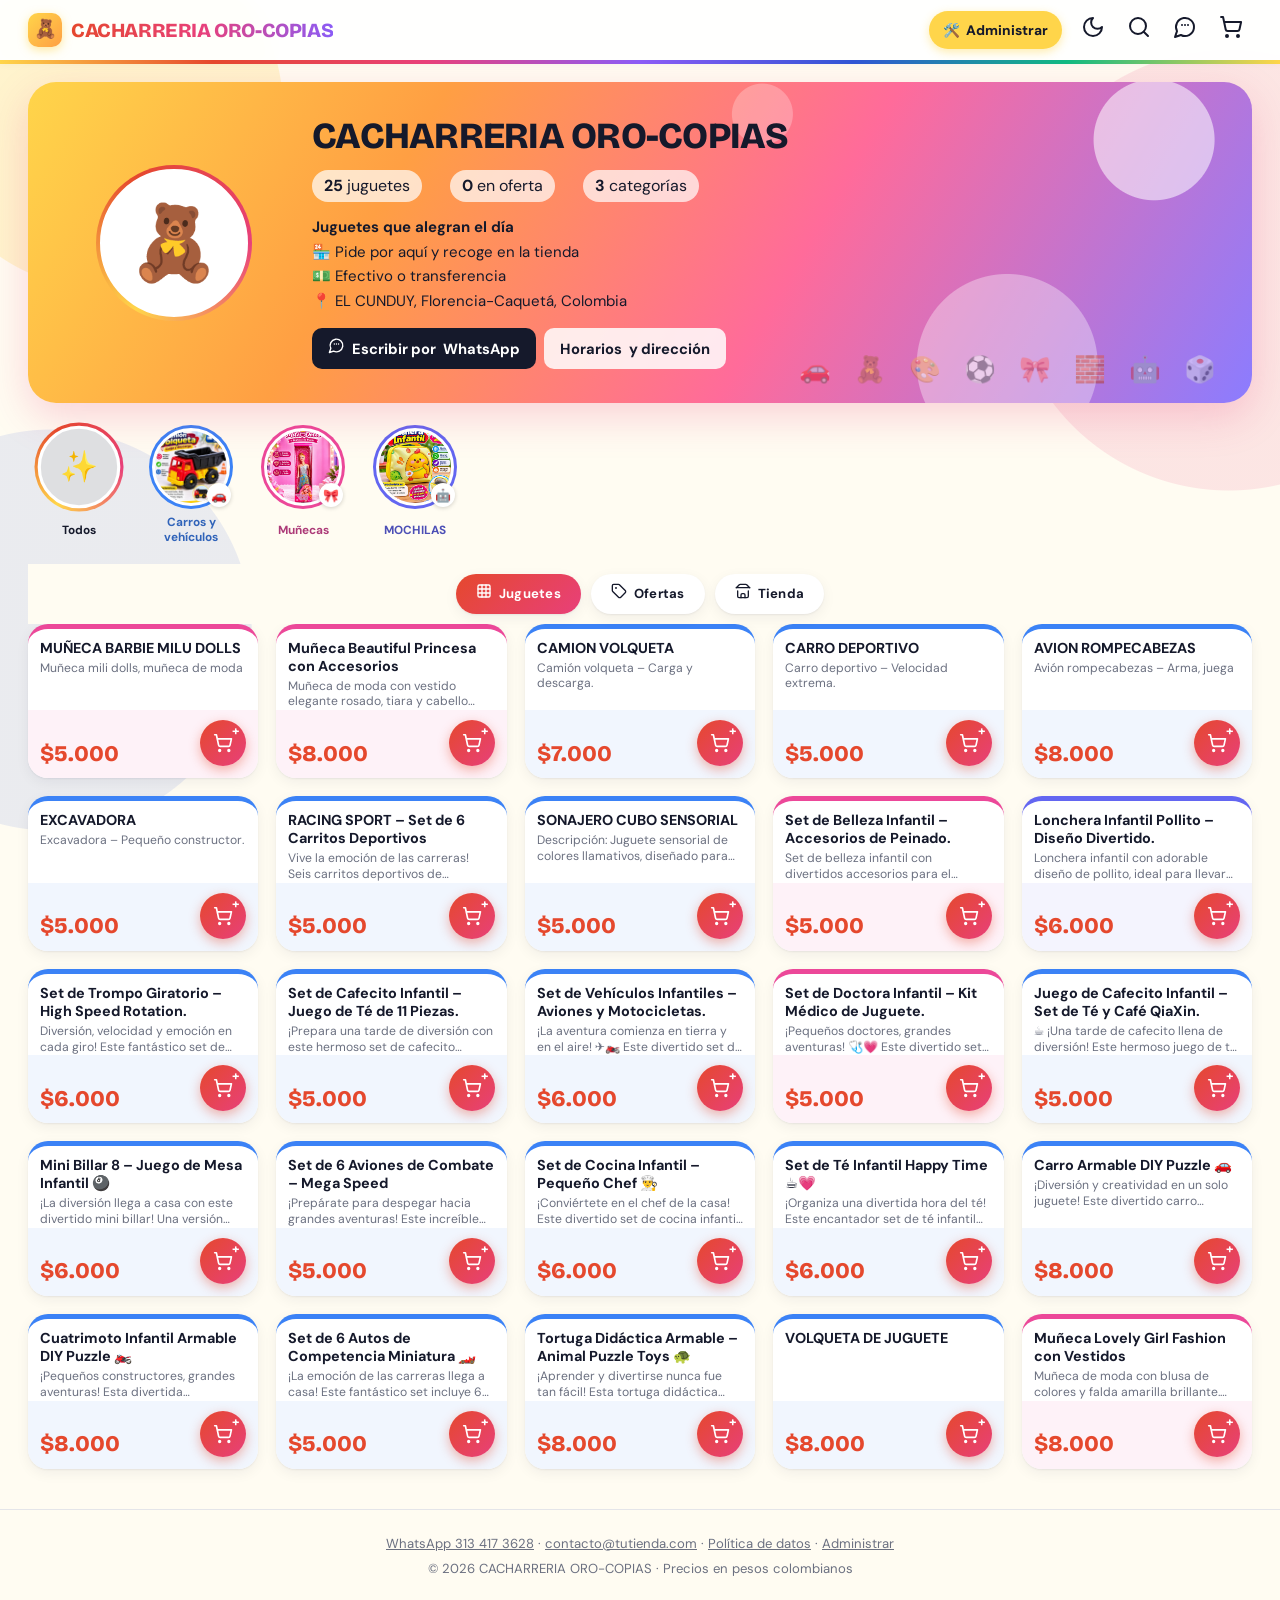
<file: index.html>
<!doctype html>
<html lang="es-CO">
<head>
  <meta charset="utf-8">
  <meta name="viewport" content="width=device-width, initial-scale=1">
  <title>Juguetería | Juguetes con pedidos por WhatsApp</title>
  <meta name="description" content="Catálogo de juguetes con precios en pesos colombianos. Arma tu pedido, envíalo por WhatsApp y recógelo en la tienda.">
  <meta name="theme-color" content="#FFD54A">
  <meta property="og:type" content="website">
  <meta property="og:title" content="Juguetería | Catálogo de juguetes">
  <meta property="og:description" content="Arma tu pedido de juguetes y envíalo por WhatsApp. Recogida en tienda.">
  <link rel="icon" href="data:image/svg+xml,<svg xmlns='http://www.w3.org/2000/svg' viewBox='0 0 100 100'><text y='.9em' font-size='90'>🧸</text></svg>">
  <link rel="preconnect" href="https://fonts.googleapis.com">
  <link rel="preconnect" href="https://fonts.gstatic.com" crossorigin>
  <link href="https://fonts.googleapis.com/css2?family=Bricolage+Grotesque:opsz,wght@12..96,600;12..96,700;12..96,800&family=DM+Sans:opsz,wght@9..40,400;9..40,500;9..40,700&display=swap" rel="stylesheet">
  <link rel="stylesheet" href="css/estilos.css?v=23">
  <script>
    // Aplica el modo noche antes de pintar la página (evita parpadeo)
    (function () {
      var t = null;
      try { t = localStorage.getItem("tema"); } catch (e) {}
      if (!t) t = window.matchMedia && matchMedia("(prefers-color-scheme: dark)").matches ? "oscuro" : "claro";
      document.documentElement.setAttribute("data-tema", t);
    })();
  </script>
</head>
<body>
  <div class="aviso-demo" id="aviso-demo" hidden>Tienda de demostración: los productos y precios son ejemplos.</div>

  <header class="barra">
    <div class="perfil-ancho barra__fila">
      <a href="#" class="barra__marca" aria-label="Ir al inicio">
        <span class="barra__logo" aria-hidden="true">🧸</span>
        <span class="barra__nombre" data-config="nombre">Juguetería</span>
      </a>
      <div class="barra__acciones">
        <a class="btn-admin" id="btn-admin" href="admin.html" aria-label="Administrar la tienda" title="Administrar la tienda"><span aria-hidden="true">🛠️</span><span class="btn-admin__txt">Administrar</span></a>
        <button class="icono-btn" id="btn-tema" aria-label="Activar modo noche" aria-pressed="false"><span class="ico-luna" data-icon="moon"></span><span class="ico-sol" data-icon="sun"></span></button>
        <button class="icono-btn" id="btn-buscar" aria-label="Buscar juguetes" aria-expanded="false" aria-controls="zona-buscar"><span data-icon="search"></span></button>
        <a class="icono-btn enlace-wa-consulta" target="_blank" rel="noopener" aria-label="Escríbenos por WhatsApp"><span data-icon="chat"></span></a>
        <button class="icono-btn" id="abrir-carrito" aria-label="Abrir carrito">
          <span data-icon="cart"></span>
          <span class="contador" id="contador-carrito" aria-live="polite">0</span>
        </button>
      </div>
    </div>
    <div class="perfil-ancho zona-buscar" id="zona-buscar" hidden>
      <form class="buscador" id="form-buscar" role="search">
        <label for="buscar" class="sr">Buscar juguetes</label>
        <span class="buscador__icono" data-icon="search"></span>
        <input id="buscar" type="search" placeholder="Buscar juguetes" autocomplete="off" maxlength="60">
      </form>
      <label class="sr" for="orden">Ordenar</label>
      <select id="orden" class="orden">
        <option value="recomendados">Recomendados</option>
        <option value="menor">Menor precio</option>
        <option value="mayor">Mayor precio</option>
        <option value="nuevos">Más nuevos</option>
      </select>
    </div>
  </header>

  <div class="barra-admin" id="barra-admin" hidden>
    <div class="perfil-ancho barra-admin__fila">
      <span>🛠️ <strong>Modo administrador</strong><span class="solo-pc"> · toca un juguete para editarlo</span></span>
      <span class="barra-admin__botones">
        <a class="btn btn--primario" href="admin.html#nuevo"><span data-icon="plus"></span> Agregar juguete</a>
        <a class="btn btn--gris" href="admin.html">Panel</a>
        <button class="btn btn--gris" id="btn-salir-admin" type="button">🚪 Cerrar sesión</button>
      </span>
    </div>
  </div>

  <main class="perfil-ancho">
    <section class="perfil" aria-label="Perfil de la tienda">
      <div class="perfil__avatar" aria-hidden="true"><span>🧸</span></div>
      <div class="perfil__info">
        <h1 class="perfil__nombre" data-config="nombre">Juguetería</h1>
        <ul class="perfil__cifras" id="cifras"></ul>
        <div class="perfil__bio">
          <p class="perfil__eslogan" data-config="eslogan"></p>
          <p>🏪 Pide por aquí y recoge en la tienda</p>
          <p>💵 Efectivo o transferencia</p>
          <p>📍 <span data-config="direccion"></span>, <span data-config="ciudad"></span></p>
        </div>
        <div class="perfil__botones">
          <a class="btn btn--primario enlace-wa-consulta" target="_blank" rel="noopener"><span data-icon="chat"></span> <span class="solo-pc">Escribir por</span> WhatsApp</a>
          <button class="btn btn--gris" data-tab="tienda">Horarios <span class="solo-pc">y dirección</span></button>
        </div>
      </div>
    </section>

    <nav class="historias" id="historias" aria-label="Categorías"></nav>

    <div class="pestanas" role="tablist" aria-label="Secciones">
      <button class="pestana" role="tab" data-tab="todos" aria-selected="true"><span data-icon="grid"></span> Juguetes</button>
      <button class="pestana" role="tab" data-tab="ofertas" aria-selected="false"><span data-icon="tag"></span> Ofertas</button>
      <button class="pestana" role="tab" data-tab="tienda" aria-selected="false"><span data-icon="store"></span> Tienda</button>
    </div>

    <section id="catalogo" aria-label="Juguetes">
      <p class="resultado" id="resultado" aria-live="polite"></p>
      <div class="cuadricula" id="lista-catalogo"></div>
    </section>

    <section id="panel-tienda" class="panel-tienda" hidden>
      <div class="tarjeta">
        <h2>Así de fácil pides</h2>
        <ol class="pasos">
          <li>Toca un juguete y agrégalo al carrito.</li>
          <li>Escribe tu nombre y elige si pagas en efectivo o por transferencia.</li>
          <li>Envía el pedido por WhatsApp.</li>
          <li>Te confirmamos y lo recoges en la tienda.</li>
        </ol>
      </div>
      <div class="tarjeta">
        <h2>Ven por tu pedido</h2>
        <p class="tarjeta__dir"><span data-icon="pin"></span><span><span data-config="direccion"></span>, <span data-config="ciudad"></span></span></p>
        <ul class="horarios" id="horarios"></ul>
        <a id="enlace-mapa" class="enlace" target="_blank" rel="noopener" hidden>Ver en el mapa</a>
        <p class="nota">Solo recogida en tienda. No hacemos domicilios.</p>
      </div>
    </section>
  </main>

  <footer class="pie perfil-ancho">
    <p><a class="enlace-wa-texto" target="_blank" rel="noopener">WhatsApp <span data-config="telefonoVisible"></span></a> · <a id="enlace-correo"><span data-config="correo"></span></a> · <a href="privacidad.html">Política de datos</a> · <a href="admin.html">Administrar</a></p>
    <p>© <span id="anio"></span> <span data-config="nombre"></span> · Precios en pesos colombianos</p>
  </footer>


  <!-- DETALLE -->
  <dialog id="dlg-detalle" class="dialogo dialogo--post" aria-labelledby="detalle-titulo">
    <div id="detalle-contenido"></div>
  </dialog>

  <!-- CARRITO -->
  <dialog id="dlg-carrito" class="dialogo dialogo--lateral" aria-labelledby="carrito-titulo">
    <div class="carrito">
      <div class="dialogo__cabecera">
        <h2 id="carrito-titulo">Tu carrito</h2>
        <button class="btn-icono" data-cerrar aria-label="Cerrar carrito"><span data-icon="x"></span></button>
      </div>
      <div class="carrito__lista" id="carrito-lista"></div>
      <div class="carrito__pie" id="carrito-pie">
        <div class="total-fila"><span>Total</span><strong id="carrito-total">$0</strong></div>
        <button class="btn btn--primario btn--bloque" id="btn-finalizar">Finalizar pedido</button>
        <div class="carrito__acciones">
          <button class="btn btn--texto" data-cerrar>Seguir comprando</button>
          <button class="btn btn--texto btn--peligro" id="btn-vaciar">Vaciar carrito</button>
        </div>
      </div>
    </div>
  </dialog>

  <!-- PEDIDO -->
  <dialog id="dlg-pedido" class="dialogo dialogo--ancho" aria-labelledby="pedido-titulo">
    <div class="dialogo__cabecera">
      <h2 id="pedido-titulo">Finalizar pedido</h2>
      <button class="btn-icono" data-cerrar aria-label="Cerrar"><span data-icon="x"></span></button>
    </div>

    <ol class="estados" id="estados" aria-label="Estado del pedido">
      <li data-estado="1">Carrito en preparación</li>
      <li data-estado="2">Listo para enviar</li>
      <li data-estado="3">Esperando confirmación de la tienda</li>
      <li data-estado="4">Confirmado por la tienda</li>
    </ol>

    <form id="form-pedido" novalidate>
      <section class="bloque">
        <h3>Tus datos</h3>
        <div class="campos">
          <div class="campo">
            <label for="c-nombre">Nombre y apellido</label>
            <input id="c-nombre" name="nombre" autocomplete="name" maxlength="80" required>
            <p class="error" id="e-nombre"></p>
          </div>
          <div class="campo">
            <label for="c-celular">Celular o WhatsApp</label>
            <input id="c-celular" name="celular" type="tel" inputmode="tel" autocomplete="tel-national" placeholder="300 123 4567" maxlength="16" required>
            <p class="error" id="e-celular"></p>
          </div>
          <div class="campo" id="campo-documento" hidden>
            <label for="c-documento">Documento de identidad (opcional)</label>
            <input id="c-documento" name="documento" inputmode="numeric" maxlength="12">
            <p class="error" id="e-documento"></p>
          </div>
          <div class="campo campo--ancho">
            <label for="c-observaciones">Observaciones (opcional)</label>
            <textarea id="c-observaciones" name="observaciones" rows="2" maxlength="300" placeholder="Ej.: es para regalo"></textarea>
          </div>
        </div>
        <p class="nota">Sin registro ni contraseña.</p>
      </section>

      <section class="bloque">
        <h3>¿Cómo deseas pagar?</h3>
        <div class="pagos" role="radiogroup" aria-label="Método de pago">
          <label class="pago">
            <input type="radio" name="metodoPago" value="transferencia">
            <span class="pago__tarjeta">
              <span class="pago__icono" data-icon="bank"></span>
              <strong>Transferencia bancaria</strong>
              <span>Pagarás mediante transferencia bancaria. La tienda te enviará los datos por WhatsApp.</span>
            </span>
          </label>
          <label class="pago">
            <input type="radio" name="metodoPago" value="efectivo">
            <span class="pago__tarjeta">
              <span class="pago__icono" data-icon="cash"></span>
              <strong>Efectivo</strong>
              <span>Pagarás en efectivo al recoger tu pedido.</span>
            </span>
          </label>
        </div>
        <p class="error" id="e-metodoPago"></p>
        <p class="nota">Nunca te pediremos claves ni códigos bancarios.</p>
      </section>

      <section class="bloque">
        <h3>Entrega</h3>
        <div class="recogida">
          <span class="recogida__icono" data-icon="store"></span>
          <div>
            <strong>Recoger personalmente en la tienda</strong>
            <p><span data-config="direccion"></span>, <span data-config="ciudad"></span></p>
            <ul class="horarios horarios--compacto" id="horarios-pedido"></ul>
            <ul class="instrucciones" id="instrucciones"></ul>
          </div>
        </div>
      </section>

      <section class="bloque">
        <h3>Resumen</h3>
        <div id="resumen"></div>
      </section>

      <label class="check">
        <input type="checkbox" name="aceptaDatos" id="c-acepta">
        <span>Acepto la <a href="privacidad.html" target="_blank" rel="noopener">política de datos personales</a> y autorizo su uso solo para gestionar este pedido.</span>
      </label>
      <p class="error" id="e-aceptaDatos"></p>

      <p class="aviso">Tu pedido queda confirmado solo cuando la tienda te responda por WhatsApp.</p>

      <button type="submit" class="btn btn--wa btn--bloque"><span data-icon="chat"></span> Continuar</button>
    </form>

    <div id="post-envio" class="post-envio" hidden tabindex="-1">
      <h3>Envía tu pedido a la tienda</h3>
      <div class="pedido-imagen">
        <p class="nota" id="creando-imagen">Preparando la imagen de tu pedido…</p>
        <img id="img-pedido" alt="Imagen del resumen de tu pedido" hidden>
        <button class="btn btn--wa btn--bloque" id="btn-enviar-directo" type="button"><span data-icon="chat"></span> Enviar pedido a la tienda</button>
        <p class="paso-chat" id="nota-directo">Se abre el chat de la tienda con tu pedido ya escrito. Solo toca <strong>Enviar ➤</strong>.</p>
        <button class="btn btn--gris btn--bloque" id="btn-imagen-pedido" type="button" disabled><span id="txt-btn-imagen">Compartir la imagen del pedido</span></button>
        <p class="nota" id="nota-imagen"></p>
      </div>
      <p class="nota">La tienda te confirmará la disponibilidad y el pago por ese chat.<a id="enlace-reintentar" hidden></a></p>
      <div class="post-envio__acciones">
        <button class="btn btn--primario" id="btn-ya-envie">Ya envié el pedido</button>
        <button class="btn btn--texto" id="btn-volver-form">Volver y corregir</button>
      </div>
    </div>
  </dialog>

  <div class="toast" id="toast" role="status" aria-live="polite"></div>

  <script src="js/config.js?v=19"></script>
  <script>
    // Solo en el dispositivo del administrador: muestra al instante los datos recién guardados
    (function () {
      try {
        var r = JSON.parse(localStorage.getItem("config_reciente_v1") || "null");
        if (r && Date.now() - r.t < 20 * 60 * 1000) window.TIENDA_CONFIG = r.config;
      } catch (e) { /* se usan los datos normales */ }
    })();
  </script>
  <script src="js/productos.js?v=19"></script>
  <script>
    // Solo en el dispositivo del administrador: muestra al instante lo que se acaba
    // de guardar en el panel, mientras GitHub Pages publica el cambio (unos minutos).
    (function () {
      try {
        var r = JSON.parse(localStorage.getItem("catalogo_reciente_v1") || "null");
        if (!r || Date.now() - r.t > 20 * 60 * 1000) return;
        r.productos.forEach(function (p) {
          if (p.imagen && !/^(https?:|data:)/.test(p.imagen)) p.imagen = r.raw + p.imagen;
        });
        window.PRODUCTOS = r.productos;
        if (r.categorias && r.categorias.length) window.CATEGORIAS = r.categorias;
      } catch (e) { /* se usa el catálogo normal */ }
    })();
  </script>
  <script src="js/pedido.js?v=19"></script>
  <script src="js/app.js?v=25"></script>
</body>
</html>
</file>
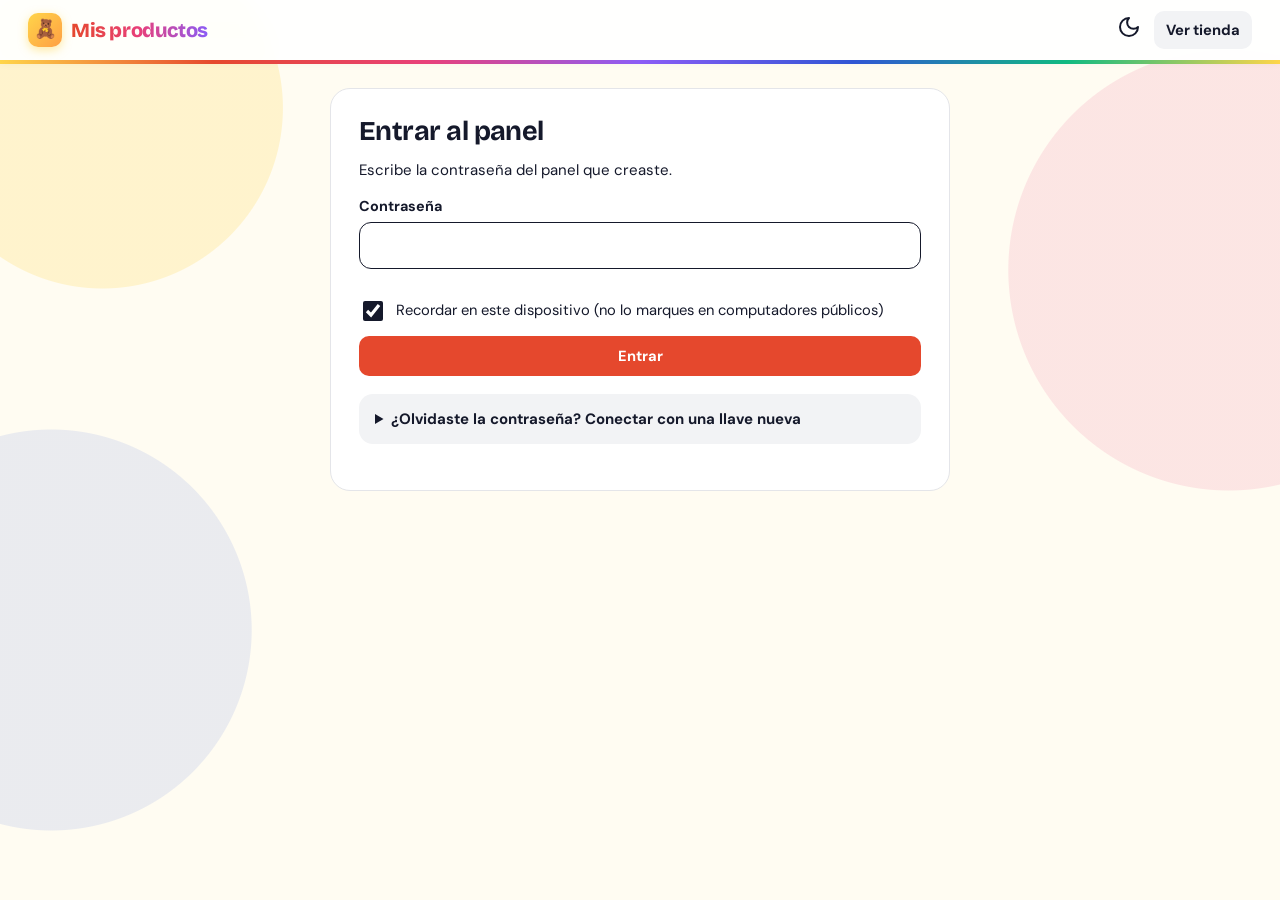
<file: admin.html>
<!doctype html>
<html lang="es-CO">
<head>
  <meta charset="utf-8">
  <meta name="viewport" content="width=device-width, initial-scale=1">
  <meta name="robots" content="noindex, nofollow">
  <title>Panel de productos</title>
  <link rel="icon" href="data:image/svg+xml,<svg xmlns='http://www.w3.org/2000/svg' viewBox='0 0 100 100'><text y='.9em' font-size='90'>🧸</text></svg>">
  <link rel="preconnect" href="https://fonts.googleapis.com">
  <link rel="preconnect" href="https://fonts.gstatic.com" crossorigin>
  <link href="https://fonts.googleapis.com/css2?family=Bricolage+Grotesque:opsz,wght@12..96,600;12..96,700;12..96,800&family=DM+Sans:opsz,wght@9..40,400;9..40,500;9..40,700&display=swap" rel="stylesheet">
  <link rel="stylesheet" href="css/estilos.css?v=23">
  <link rel="stylesheet" href="css/admin.css?v=20">
  <script>(function(){var t=null;try{t=localStorage.getItem("tema")}catch(e){}if(!t)t=matchMedia("(prefers-color-scheme: dark)").matches?"oscuro":"claro";document.documentElement.setAttribute("data-tema",t)})();</script>
</head>
<body>
  <header class="barra">
    <div class="perfil-ancho barra__fila">
      <a href="index.html" class="barra__marca">
        <span class="barra__logo" aria-hidden="true">🧸</span>
        <span class="barra__nombre">Mis productos</span>
      </a>
      <div class="barra__acciones">
        <button class="icono-btn" id="btn-tema" aria-label="Cambiar modo noche"><span class="ico-luna" data-icon="moon"></span><span class="ico-sol" data-icon="sun"></span></button>
        <a class="btn btn--gris btn-ver" href="index.html" target="_blank" rel="noopener">Ver tienda</a>
      </div>
    </div>
  </header>

  <main class="perfil-ancho admin">
    <!-- PASO 1: CONECTAR -->
    <section id="vista-conectar" class="admin-tarjeta" hidden>
      <!-- Entrar con contraseña (cuando ya se creó en otro dispositivo) -->
      <div id="bloque-clave" hidden>
        <h1>Entrar al panel</h1>
        <p>Escribe la contraseña del panel que creaste.</p>
        <form id="form-clave" class="campos-admin">
          <div class="campo">
            <label for="clave-entrar">Contraseña</label>
            <input id="clave-entrar" type="password" autocomplete="current-password" required>
          </div>
          <label class="check"><input type="checkbox" id="recordar-clave" checked> <span>Recordar en este dispositivo (no lo marques en computadores públicos)</span></label>
          <p class="error" id="error-clave" role="alert"></p>
          <button class="btn btn--primario" type="submit" id="btn-entrar">Entrar</button>
        </form>
        <details class="ayuda ayuda--otra">
          <summary>¿Olvidaste la contraseña? Conectar con una llave nueva</summary>
          <div id="hueco-llave"></div>
        </details>
      </div>

      <div id="bloque-llave">
      <h1>Conecta tu tienda</h1>
      <p>Para guardar productos, este panel necesita una <strong>llave de acceso de GitHub</strong> con permiso solo para tu tienda. Se crea una vez y queda guardada únicamente en este dispositivo.</p>

      <div class="ayuda">
        <p><strong>Solo se hace una vez por dispositivo:</strong></p>
        <ol>
          <li><a class="btn btn--primario" id="enlace-crear-llave" target="_blank" rel="noopener" href="https://github.com/settings/personal-access-tokens/new">Crear mi llave en GitHub</a><br><span class="nota">Se abre con el nombre, la duración (1 año) y el permiso ya puestos.</span></li>
          <li>En <strong>Repository access</strong> toca <strong>Only select repositories</strong> y elige <strong id="nombre-repo">tienda-juguetes</strong>.</li>
          <li>Baja hasta el final, pulsa <strong>Generate token</strong> y copia la llave.</li>
          <li>Vuelve aquí, pégala abajo y pulsa <strong>Conectar</strong>.</li>
        </ol>
      </div>

      <form id="form-conectar" class="campos-admin" autocomplete="off">
        <div class="campo">
          <label for="token">Llave de acceso</label>
          <div class="token-fila">
            <input id="token" type="password" placeholder="github_pat_..." spellcheck="false" required>
            <button type="button" class="btn btn--gris" id="btn-pegar">Pegar</button>
          </div>
        </div>
        <label class="check"><input type="checkbox" id="recordar" checked> <span>Recordar en este dispositivo (no lo marques en computadores públicos)</span></label>
        <p class="error" id="error-conectar" role="alert"></p>
        <button class="btn btn--primario" type="submit" id="btn-conectar">Conectar</button>
      </form>
      </div>
    </section>

    <!-- PASO 2: PRODUCTOS -->
    <section id="vista-productos" hidden>
      <div class="admin-cabecera">
        <div>
          <h1>Tus productos</h1>
          <p class="nota" id="resumen-productos"></p>
        </div>
        <span class="admin-cabecera__botones">
          <button class="btn btn--gris" id="btn-categorias">🏷️ Categorías</button>
          <button class="btn btn--gris" id="btn-cerrar-sesion">🚪 Cerrar sesión</button>
          <button class="btn btn--gris" id="btn-datos">⚙️ Datos de la tienda</button>
          <button class="btn btn--primario" id="btn-nuevo"><span data-icon="plus"></span> Agregar juguete</button>
        </span>
      </div>

      <div class="aviso-clave" id="aviso-clave" hidden>
        <div>
          <strong>🔑 Usa el panel en otros dispositivos</strong>
          <p id="texto-clave">Crea una contraseña y en cualquier otro celular o computador solo tendrás que escribirla, sin crear otra llave.</p>
        </div>
        <form id="form-crear-clave" class="crear-clave">
          <input id="clave-nueva" type="password" autocomplete="new-password" placeholder="Contraseña nueva (mínimo 10)" minlength="10" required>
          <input id="clave-repetir" type="password" autocomplete="new-password" placeholder="Repítela" required>
          <button class="btn btn--primario" type="submit" id="btn-crear-clave">Guardar contraseña</button>
          <p class="error" id="error-crear-clave" role="alert"></p>
        </form>
      </div>

      <div class="aviso-demo-admin" id="aviso-ejemplos" hidden>
        <p>Tu tienda todavía tiene <strong id="n-ejemplos">0</strong> productos de ejemplo.</p>
        <button class="btn btn--gris" id="btn-borrar-ejemplos">Borrar los ejemplos</button>
      </div>

      <div class="admin-herramientas">
        <div class="buscador">
          <span class="buscador__icono" data-icon="search"></span>
          <label for="buscar-admin" class="sr">Buscar producto</label>
          <input id="buscar-admin" type="search" placeholder="Buscar producto">
        </div>
      </div>

      <ul class="lista-admin" id="lista-admin"></ul>

      <p class="nota pie-admin">Los cambios aparecen en la tienda unos minutos después de guardarlos (si no los ves, recarga la tienda). <button class="btn btn--texto" id="btn-desconectar">Desconectar este dispositivo</button></p>
    </section>

    <p id="cargando" class="cargando">Cargando…</p>
  </main>

  <!-- FORMULARIO DE PRODUCTO -->
  <dialog id="dlg-producto" class="dialogo dialogo--ancho" aria-labelledby="titulo-form">
    <div class="dialogo__cabecera">
      <h2 id="titulo-form">Agregar juguete</h2>
      <button class="btn-icono" data-cerrar aria-label="Cerrar"><span data-icon="x"></span></button>
    </div>
    <form id="form-producto" class="form-producto" novalidate>
      <div class="foto-subir">
        <label class="foto-subir__zona" for="p-foto" id="zona-foto">
          <span class="foto-subir__vacio" id="foto-vacia"><span data-icon="camera"></span><strong>Subir foto</strong><span>Toca para elegir o tomar una foto.<span class="solo-pc"> También puedes arrastrarla aquí o pegarla con Ctrl+V.</span></span></span>
          <img id="foto-preview" alt="Vista previa de la foto" hidden>
        </label>
        <input id="p-foto" type="file" accept="image/*" class="sr">
        <button type="button" class="btn btn--texto" id="btn-quitar-foto" hidden>Quitar foto</button>
      </div>

      <div class="campos">
        <div class="campo campo--ancho">
          <label for="p-nombre">Nombre del juguete *</label>
          <input id="p-nombre" maxlength="80" required>
        </div>
        <div class="campo campo--ancho">
          <label for="p-descripcion">Descripción corta</label>
          <textarea id="p-descripcion" rows="2" maxlength="240" placeholder="Ej.: Con luces y sonido. Funciona con pilas AA."></textarea>
        </div>
        <div class="campo">
          <label for="p-precio">Precio (COP) *</label>
          <input id="p-precio" inputmode="numeric" placeholder="45000" required>
        </div>
        <div class="campo">
          <label for="p-promo">Precio en promoción</label>
          <input id="p-promo" inputmode="numeric" placeholder="Vacío si no tiene">
        </div>
        <div class="campo">
          <label for="p-categoria">Categoría *</label>
          <select id="p-categoria" class="select-admin"></select>
        </div>
        <div class="campo">
          <label for="p-stock">Unidades disponibles</label>
          <input id="p-stock" inputmode="numeric" placeholder="Vacío si no llevas inventario">
        </div>
      </div>
      <div class="interruptores">
        <label class="check"><input type="checkbox" id="p-activo" checked> <span>Mostrar en la tienda</span></label>
        <label class="check"><input type="checkbox" id="p-destacado"> <span>Destacado (aparece primero)</span></label>
      </div>
      <p class="error" id="error-producto" role="alert"></p>
      <div class="form-producto__botones">
        <button type="button" class="btn btn--gris" data-cerrar>Cancelar</button>
        <button type="submit" class="btn btn--primario" id="btn-guardar">Guardar y publicar</button>
      </div>
    </form>
  </dialog>

  <!-- CATEGORÍAS -->
  <dialog id="dlg-categorias" class="dialogo dialogo--ancho" aria-labelledby="titulo-cats">
    <div class="dialogo__cabecera">
      <h2 id="titulo-cats">Categorías</h2>
      <button class="btn-icono" data-cerrar aria-label="Cerrar"><span data-icon="x"></span></button>
    </div>
    <form id="form-categorias" class="form-producto" novalidate>
      <p class="nota">Cambia el emoji o el nombre tocándolos. En la tienda solo se ven las categorías que tienen juguetes. Para borrar una, primero pasa sus juguetes a otra categoría.</p>
      <ul class="lista-cats" id="lista-cats"></ul>
      <button type="button" class="btn btn--gris" id="btn-agregar-cat"><span data-icon="plus"></span> Agregar categoría</button>
      <p class="error" id="error-cats" role="alert"></p>
      <div class="form-producto__botones">
        <button type="button" class="btn btn--gris" data-cerrar>Cancelar</button>
        <button type="submit" class="btn btn--primario" id="btn-guardar-cats">Guardar y publicar</button>
      </div>
    </form>
  </dialog>

  <!-- DATOS DE LA TIENDA -->
  <dialog id="dlg-datos" class="dialogo dialogo--ancho" aria-labelledby="titulo-datos">
    <div class="dialogo__cabecera">
      <h2 id="titulo-datos">Datos de la tienda</h2>
      <button class="btn-icono" data-cerrar aria-label="Cerrar"><span data-icon="x"></span></button>
    </div>
    <form id="form-datos" class="form-producto" novalidate>
      <h3 class="subtitulo-admin">Tienda</h3>
      <div class="campos">
        <div class="campo"><label for="d-nombre">Nombre de la tienda *</label><input id="d-nombre" maxlength="40" required></div>
        <div class="campo"><label for="d-eslogan">Frase corta</label><input id="d-eslogan" maxlength="80"></div>
      </div>

      <h3 class="subtitulo-admin">Contacto</h3>
      <div class="campos">
        <div class="campo"><label for="d-whatsapp">WhatsApp de la tienda * <span class="nota">(aquí llegan los pedidos)</span></label><input id="d-whatsapp" inputmode="tel" placeholder="300 123 4567" maxlength="16"></div>
        <div class="campo"><label for="d-correo">Correo</label><input id="d-correo" type="email" inputmode="email" maxlength="80"></div>
        <div class="campo"><label for="d-direccion">Dirección *</label><input id="d-direccion" maxlength="100" placeholder="Calle 10 # 20-30, Barrio Centro"></div>
        <div class="campo"><label for="d-ciudad">Ciudad *</label><input id="d-ciudad" maxlength="60" placeholder="Bogotá, Colombia"></div>
        <div class="campo campo--ancho"><label for="d-mapa">Enlace de Google Maps (opcional)</label><input id="d-mapa" type="url" maxlength="300" placeholder="https://maps.app.goo.gl/..."></div>
      </div>

      <h3 class="subtitulo-admin">Horarios</h3>
      <p class="nota">Una línea por horario: días, dos puntos y horas. Ej.: <code>Sábados: 9:00 a. m. – 5:00 p. m.</code></p>
      <div class="campo campo--ancho"><label for="d-horarios" class="sr">Horarios</label><textarea id="d-horarios" rows="4"></textarea></div>

      <h3 class="subtitulo-admin">Instrucciones para recoger</h3>
      <p class="nota">Una instrucción por línea. El cliente las ve antes de enviar el pedido.</p>
      <div class="campo campo--ancho"><label for="d-instrucciones" class="sr">Instrucciones</label><textarea id="d-instrucciones" rows="4"></textarea></div>

      <h3 class="subtitulo-admin">Política de datos</h3>
      <div class="campos">
        <div class="campo"><label for="d-razon">Nombre o razón social del dueño</label><input id="d-razon" maxlength="100"></div>
        <div class="campo"><label for="d-nit">NIT o cédula</label><input id="d-nit" maxlength="30"></div>
      </div>

      <div class="interruptores">
        <label class="check"><input type="checkbox" id="d-documento"> <span>Pedir documento de identidad en el pedido (opcional para el cliente)</span></label>
        <label class="check"><input type="checkbox" id="d-demo"> <span>Mostrar aviso «Tienda de demostración» (quítalo cuando la tienda sea real)</span></label>
      </div>
      <p class="error" id="error-datos" role="alert"></p>
      <div class="form-producto__botones">
        <button type="button" class="btn btn--gris" data-cerrar>Cancelar</button>
        <button type="submit" class="btn btn--primario" id="btn-guardar-datos">Guardar y publicar</button>
      </div>
    </form>
  </dialog>

  <div class="toast" id="toast" role="status" aria-live="polite"></div>

  <script src="js/config.js?v=19"></script>
  <script src="js/pedido.js?v=19"></script>
  <script src="js/admin.js?v=21"></script>
</body>
</html>
</file>
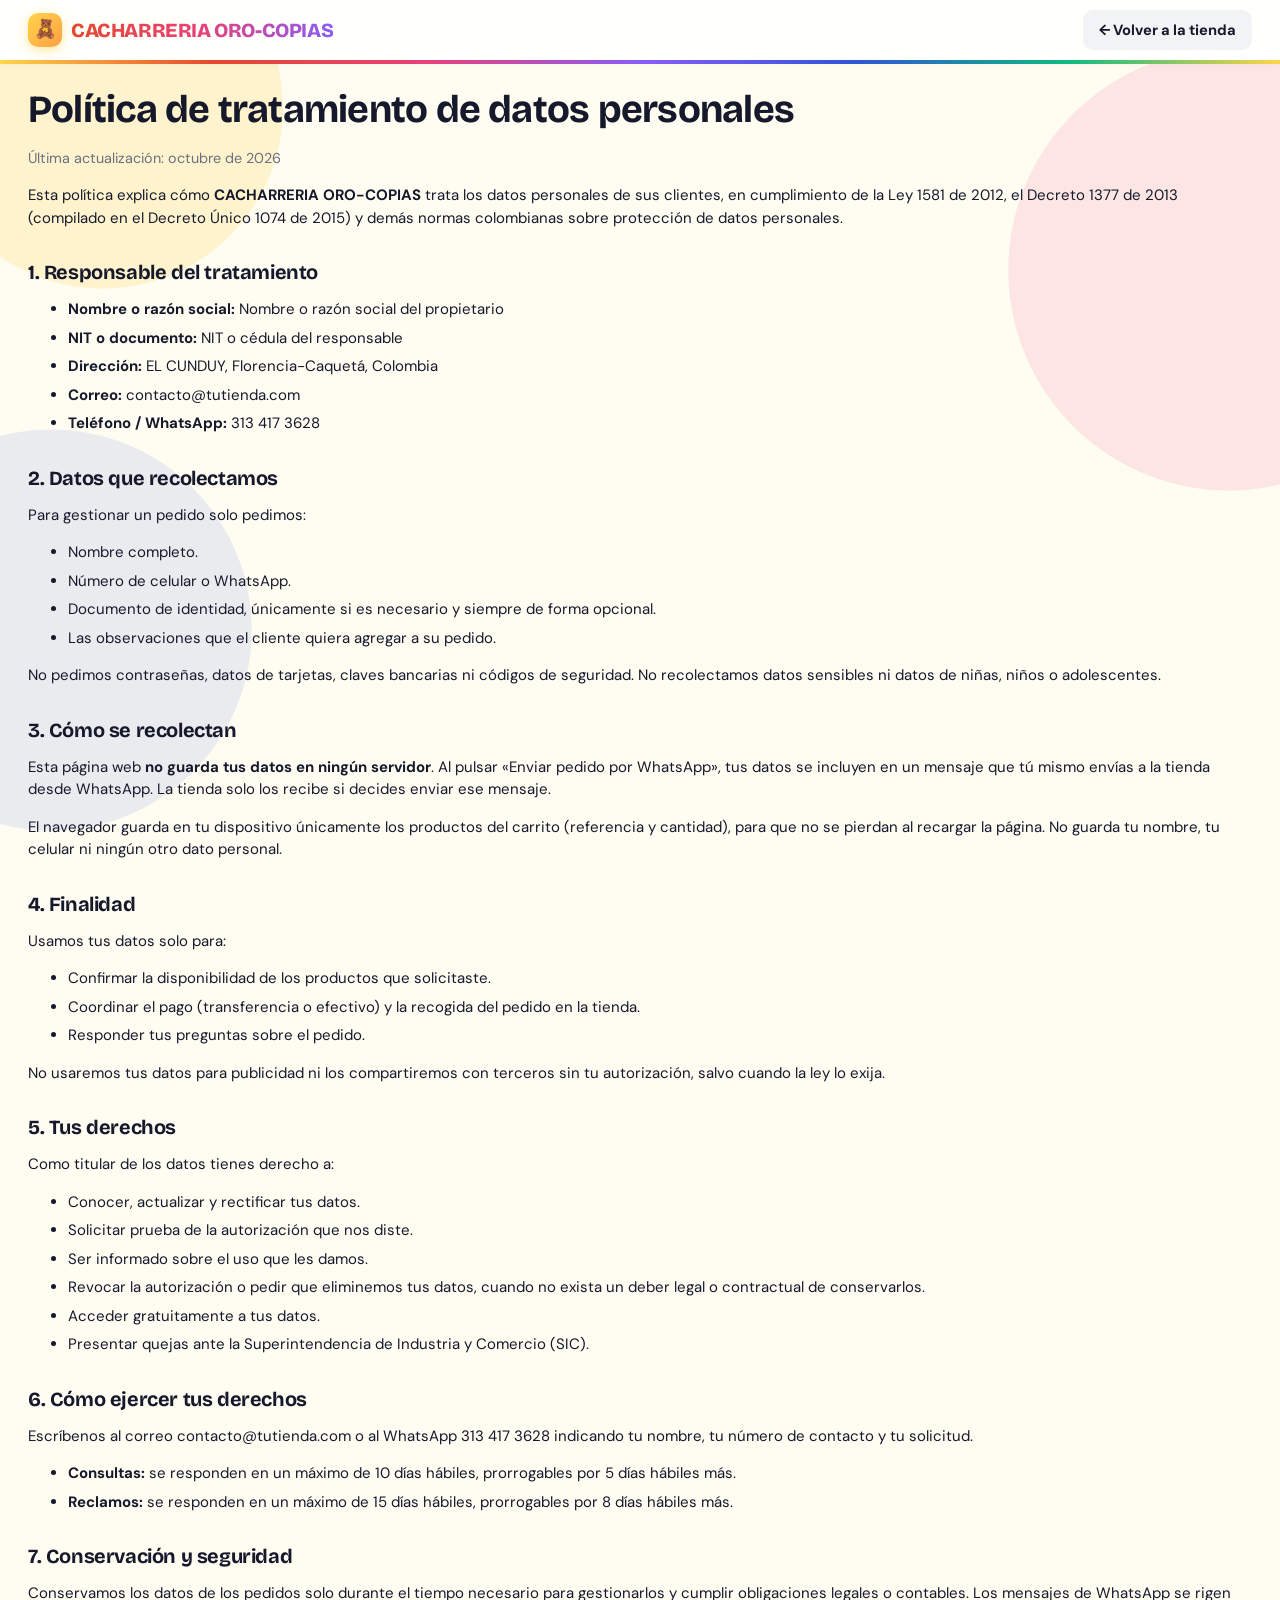
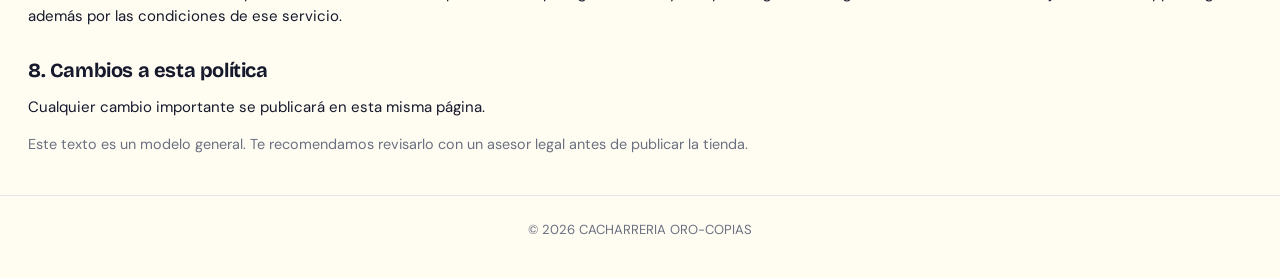
<file: privacidad.html>
<!doctype html>
<html lang="es-CO">
<head>
  <meta charset="utf-8">
  <meta name="viewport" content="width=device-width, initial-scale=1">
  <title>Política de tratamiento de datos personales</title>
  <meta name="description" content="Política de tratamiento de datos personales de la tienda, conforme a la Ley 1581 de 2012 de Colombia.">
  <link rel="icon" href="data:image/svg+xml,<svg xmlns='http://www.w3.org/2000/svg' viewBox='0 0 100 100'><text y='.9em' font-size='90'>🧸</text></svg>">
  <link rel="preconnect" href="https://fonts.googleapis.com">
  <link rel="preconnect" href="https://fonts.gstatic.com" crossorigin>
  <link href="https://fonts.googleapis.com/css2?family=Bricolage+Grotesque:opsz,wght@12..96,600;12..96,700;12..96,800&family=DM+Sans:opsz,wght@9..40,400;9..40,500;9..40,700&display=swap" rel="stylesheet">
  <link rel="stylesheet" href="css/estilos.css?v=23">
  <script>(function(){var t=null;try{t=localStorage.getItem("tema")}catch(e){}if(!t)t=matchMedia("(prefers-color-scheme: dark)").matches?"oscuro":"claro";document.documentElement.setAttribute("data-tema",t)})();</script>
  <style>
    .legal { padding-block: 28px 40px; }
    .legal h1 { color: var(--tinta); font-size: clamp(1.7rem, 4vw, 2.4rem); }
    .legal h2 { color: var(--tinta); font-size: 1.25rem; margin-top: 1.6em; }
    .legal li { margin-bottom: 6px; }
    .legal .nota { font-size: .9rem; }
  </style>
</head>
<body>
  <header class="barra">
    <div class="perfil-ancho barra__fila">
      <a href="index.html" class="barra__marca">
        <span class="barra__logo" aria-hidden="true">🧸</span>
        <span class="barra__nombre" data-config="nombre"></span>
      </a>
      <a href="index.html" class="btn btn--gris">← Volver a la tienda</a>
    </div>
  </header>

  <main class="perfil-ancho legal">
    <h1>Política de tratamiento de datos personales</h1>
    <p class="nota">Última actualización: <span id="fecha-politica">octubre de 2026</span></p>

    <p>Esta política explica cómo <strong data-config="nombre"></strong> trata los datos personales de sus clientes, en cumplimiento de la Ley 1581 de 2012, el Decreto 1377 de 2013 (compilado en el Decreto Único 1074 de 2015) y demás normas colombianas sobre protección de datos personales.</p>

    <h2>1. Responsable del tratamiento</h2>
    <ul>
      <li><strong>Nombre o razón social:</strong> <span data-resp="razonSocial"></span></li>
      <li><strong>NIT o documento:</strong> <span data-resp="nit"></span></li>
      <li><strong>Dirección:</strong> <span data-config="direccion"></span>, <span data-config="ciudad"></span></li>
      <li><strong>Correo:</strong> <span data-config="correo"></span></li>
      <li><strong>Teléfono / WhatsApp:</strong> <span data-config="telefonoVisible"></span></li>
    </ul>

    <h2>2. Datos que recolectamos</h2>
    <p>Para gestionar un pedido solo pedimos:</p>
    <ul>
      <li>Nombre completo.</li>
      <li>Número de celular o WhatsApp.</li>
      <li>Documento de identidad, únicamente si es necesario y siempre de forma opcional.</li>
      <li>Las observaciones que el cliente quiera agregar a su pedido.</li>
    </ul>
    <p>No pedimos contraseñas, datos de tarjetas, claves bancarias ni códigos de seguridad. No recolectamos datos sensibles ni datos de niñas, niños o adolescentes.</p>

    <h2>3. Cómo se recolectan</h2>
    <p>Esta página web <strong>no guarda tus datos en ningún servidor</strong>. Al pulsar «Enviar pedido por WhatsApp», tus datos se incluyen en un mensaje que tú mismo envías a la tienda desde WhatsApp. La tienda solo los recibe si decides enviar ese mensaje.</p>
    <p>El navegador guarda en tu dispositivo únicamente los productos del carrito (referencia y cantidad), para que no se pierdan al recargar la página. No guarda tu nombre, tu celular ni ningún otro dato personal.</p>

    <h2>4. Finalidad</h2>
    <p>Usamos tus datos solo para:</p>
    <ul>
      <li>Confirmar la disponibilidad de los productos que solicitaste.</li>
      <li>Coordinar el pago (transferencia o efectivo) y la recogida del pedido en la tienda.</li>
      <li>Responder tus preguntas sobre el pedido.</li>
    </ul>
    <p>No usaremos tus datos para publicidad ni los compartiremos con terceros sin tu autorización, salvo cuando la ley lo exija.</p>

    <h2>5. Tus derechos</h2>
    <p>Como titular de los datos tienes derecho a:</p>
    <ul>
      <li>Conocer, actualizar y rectificar tus datos.</li>
      <li>Solicitar prueba de la autorización que nos diste.</li>
      <li>Ser informado sobre el uso que les damos.</li>
      <li>Revocar la autorización o pedir que eliminemos tus datos, cuando no exista un deber legal o contractual de conservarlos.</li>
      <li>Acceder gratuitamente a tus datos.</li>
      <li>Presentar quejas ante la Superintendencia de Industria y Comercio (SIC).</li>
    </ul>

    <h2>6. Cómo ejercer tus derechos</h2>
    <p>Escríbenos al correo <span data-config="correo"></span> o al WhatsApp <span data-config="telefonoVisible"></span> indicando tu nombre, tu número de contacto y tu solicitud.</p>
    <ul>
      <li><strong>Consultas:</strong> se responden en un máximo de 10 días hábiles, prorrogables por 5 días hábiles más.</li>
      <li><strong>Reclamos:</strong> se responden en un máximo de 15 días hábiles, prorrogables por 8 días hábiles más.</li>
    </ul>

    <h2>7. Conservación y seguridad</h2>
    <p>Conservamos los datos de los pedidos solo durante el tiempo necesario para gestionarlos y cumplir obligaciones legales o contables. Los mensajes de WhatsApp se rigen además por las condiciones de ese servicio.</p>

    <h2>8. Cambios a esta política</h2>
    <p>Cualquier cambio importante se publicará en esta misma página.</p>

    <p class="nota">Este texto es un modelo general. Te recomendamos revisarlo con un asesor legal antes de publicar la tienda.</p>
  </main>

  <footer class="pie perfil-ancho">
    <p>© <span id="anio"></span> <span data-config="nombre"></span></p>
  </footer>

  <script src="js/config.js?v=19"></script>
  <script>
    (function () {
      try {
        var r = JSON.parse(localStorage.getItem("config_reciente_v1") || "null");
        if (r && Date.now() - r.t < 20 * 60 * 1000) window.TIENDA_CONFIG = r.config;
      } catch (e) {}
    })();
  </script>
  <script>
    (function () {
      var c = window.TIENDA_CONFIG;
      document.querySelectorAll("[data-config]").forEach(function (el) {
        var v = c[el.getAttribute("data-config")];
        if (typeof v === "string") el.textContent = v;
      });
      document.querySelectorAll("[data-resp]").forEach(function (el) {
        el.textContent = (c.responsable || {})[el.getAttribute("data-resp")] || "";
      });
      document.title = "Política de tratamiento de datos | " + c.nombre;
      document.getElementById("anio").textContent = new Date().getFullYear();
    })();
  </script>
</body>
</html>
</file>
<file: css/estilos.css>
/* =========================================================
   ESTILOS DE LA TIENDA (estilo perfil de red social)
   Para cambiar los colores, edita las variables de :root.
   ========================================================= */
:root {
  --tinta: #15192B;
  --tinta-suave: #6B7080;
  --sol: #FFD54A;
  --sol-claro: #FFF4CC;
  --tomate: #E5482D;
  --tomate-osc: #C93A21;
  --rosa: #E8407A;
  --cobalto: #2F55D4;
  --menta: #127C76;
  --menta-claro: #E3F4F2;
  --fondo: #FFFFFF;
  --gris: #F2F3F5;
  --linea: #E4E5E9;
  --verde-wa: #0E8A4F;
  --verde-wa-osc: #0A6B3D;
  --rojo: #C2253A;
  --radio: 16px;
  --sombra: 0 1px 2px rgba(21, 25, 43, .06), 0 4px 14px rgba(21, 25, 43, .06);
  --sombra-alta: 0 2px 4px rgba(21, 25, 43, .06), 0 14px 32px rgba(21, 25, 43, .14);
  --aro: conic-gradient(from 210deg, var(--sol), var(--tomate), var(--rosa), var(--sol));
  --superficie: #FFFFFF;
  --barra-fondo: rgba(255, 255, 255, .94);
  --brillo: rgba(255, 255, 255, .7);
  --velo: rgba(255, 255, 255, .55);
  --etiqueta: rgba(255, 255, 255, .88);
  --titulo: "Bricolage Grotesque", "DM Sans", system-ui, sans-serif;
  --texto: "DM Sans", system-ui, -apple-system, "Segoe UI", sans-serif;
}

*, *::before, *::after { box-sizing: border-box; }
[hidden] { display: none !important; }
html { scroll-behavior: smooth; scroll-padding-top: 70px; }
body { margin: 0; transition: background-color .25s, color .25s; font-family: var(--texto); font-size: 15px; color: var(--tinta); background: var(--fondo); line-height: 1.5; -webkit-font-smoothing: antialiased; }
img { max-width: 100%; display: block; }
h1, h2, h3 { font-family: var(--titulo); font-weight: 700; line-height: 1.1; margin: 0 0 .45em; letter-spacing: -.02em; }
a { color: var(--cobalto); }
button, input, select, textarea { font: inherit; color: inherit; }
button { cursor: pointer; }
.sr { position: absolute; width: 1px; height: 1px; overflow: hidden; clip: rect(0 0 0 0); white-space: nowrap; }
:focus-visible { outline: 3px solid var(--cobalto); outline-offset: 2px; }
.perfil-ancho { width: min(935px, 100%); margin-inline: auto; padding-inline: 20px; }
.ico { width: 1.15em; height: 1.15em; flex: none; }

.aviso-demo { background: var(--tinta); color: var(--fondo); text-align: center; font-size: .82rem; padding: 6px 16px; }

/* ---------- Barra superior ---------- */
.barra { position: sticky; top: 0; z-index: 40; background: var(--barra-fondo); backdrop-filter: saturate(180%) blur(10px); border-bottom: 1px solid var(--linea); }
.barra__fila { display: flex; align-items: center; justify-content: space-between; gap: 12px; height: 60px; }
.barra__marca { display: flex; align-items: center; gap: 9px; text-decoration: none; color: var(--tinta); min-width: 0; }
.barra__logo { font-size: 1.15rem; width: 34px; height: 34px; border-radius: 10px; background: var(--sol); display: grid; place-items: center; flex: none; }
.barra__nombre { font-family: var(--titulo); font-weight: 700; font-size: 1.25rem; letter-spacing: -.02em; white-space: nowrap; overflow: hidden; text-overflow: ellipsis; }
.barra__acciones { display: flex; align-items: center; gap: 4px; }
.icono-btn { position: relative; display: grid; place-items: center; width: 42px; height: 42px; border: 0; border-radius: 12px; background: none; color: var(--tinta); text-decoration: none; transition: background .15s; }
.icono-btn:hover { background: var(--gris); }
.icono-btn .ico { width: 24px; height: 24px; }
.icono-btn[aria-expanded="true"] { background: var(--gris); }
.contador { position: absolute; top: 3px; right: 1px; background: var(--tomate); color: #fff; min-width: 19px; height: 19px; border-radius: 999px; display: grid; place-items: center; font-size: .7rem; font-weight: 700; padding: 0 5px; border: 2px solid var(--fondo); }
.contador--vacio { display: none; }
.rebote { animation: rebote .5s ease; }
@keyframes rebote { 30% { transform: scale(1.4); } 60% { transform: scale(.9); } }
.zona-buscar { display: flex; gap: 8px; padding-bottom: 12px; }
.buscador { position: relative; flex: 1; }
.buscador input { width: 100%; border: 0; border-radius: 10px; padding: 10px 14px 10px 38px; background: var(--gris); }
.buscador input:focus { outline: 2px solid var(--tinta); }
.buscador__icono { position: absolute; left: 12px; top: 50%; transform: translateY(-50%); display: flex; color: var(--tinta-suave); }
.orden { border: 0; border-radius: 10px; padding: 10px 12px; background: var(--gris); font-weight: 500; }

/* ---------- Botones ---------- */
.btn { display: inline-flex; align-items: center; justify-content: center; gap: 7px; border: 0; border-radius: 10px; padding: 9px 16px; font-weight: 700; font-size: .92rem; text-decoration: none; background: var(--gris); color: var(--tinta); transition: background .15s, transform .1s; }
.btn:active { transform: translateY(1px); }
.btn:disabled { cursor: not-allowed; opacity: .55; }
.btn--primario { background: var(--tomate); color: #fff; }
.btn--primario:hover:not(:disabled) { background: var(--tomate-osc); }
.btn--gris:hover { background: var(--linea); }
.btn--texto { background: none; color: var(--cobalto); padding-inline: 6px; }
.btn--texto:hover { text-decoration: underline; }
.btn--peligro { color: var(--rojo); }
.btn--bloque { width: 100%; }
.btn--wa { background: var(--verde-wa); color: #fff; font-size: 1.02rem; padding: 14px 20px; }
.btn--wa:hover { background: var(--verde-wa-osc); }
.btn--pulso { animation: pulso .45s ease; }
@keyframes pulso { 40% { background: var(--menta); transform: scale(1.03); } }
.btn-icono { border: 0; background: var(--gris); width: 36px; height: 36px; border-radius: 10px; display: inline-grid; place-items: center; flex: none; }
.btn-icono:hover:not(:disabled) { background: var(--linea); }
.btn-icono:disabled { opacity: .35; cursor: not-allowed; }

/* ---------- Perfil ---------- */
.perfil { display: grid; grid-template-columns: 220px 1fr; align-items: center; gap: 28px; padding-block: 36px 28px; }
.perfil__avatar { justify-self: center; width: 156px; height: 156px; border-radius: 50%; padding: 4px; background: var(--aro); }
.perfil__avatar span { display: grid; place-items: center; width: 100%; height: 100%; border-radius: 50%; background: var(--sol); border: 5px solid var(--fondo); font-size: 4.6rem; }
.perfil__nombre { font-size: 1.7rem; margin-bottom: 14px; }
.perfil__cifras { list-style: none; padding: 0; margin: 0 0 14px; display: flex; gap: 28px; font-size: 1rem; }
.perfil__cifras strong { font-weight: 700; }
.perfil__bio p { margin: 0 0 2px; }
.perfil__eslogan { font-weight: 700; }
.perfil__botones { display: flex; gap: 8px; margin-top: 16px; flex-wrap: wrap; }

/* ---------- Historias (categorías) ---------- */
.historias { display: flex; gap: 18px; overflow-x: auto; padding: 4px 4px 20px; scrollbar-width: none; }
.historias::-webkit-scrollbar { display: none; }
.historia { flex: none; display: grid; justify-items: center; gap: 6px; width: 78px; border: 0; background: none; padding: 0; }
.historia__aro { display: block; width: 72px; height: 72px; border-radius: 50%; padding: 3px; background: var(--linea); transition: background .2s; }
.historia__circulo { display: grid; place-items: center; width: 100%; height: 100%; border-radius: 50%; border: 3px solid var(--fondo); font-size: 1.8rem; background: color-mix(in srgb, var(--c) 14%, var(--fondo)); transition: transform .2s; }
.historia__circulo { position: relative; overflow: visible; }
.historia__circulo img { position: absolute; inset: 0; width: 100%; height: 100%; object-fit: cover; border-radius: 50%; background: var(--superficie, #fff); }
.historia__mini { position: absolute; right: -4px; bottom: -4px; width: 24px; height: 24px; border-radius: 50%; display: grid; place-items: center; font-size: .8rem; background: var(--fondo); box-shadow: 0 1px 4px rgba(0,0,0,.18); }
.historia__circulo img:not([src]), .historia__circulo:not(:has(img)) .historia__mini { display: none; }
.historia:hover .historia__circulo { transform: scale(1.05); }
.historia--activa .historia__aro { background: var(--aro); }
.historia__nombre { font-size: .74rem; font-weight: 500; line-height: 1.2; text-align: center; max-width: 100%; display: -webkit-box; -webkit-line-clamp: 2; -webkit-box-orient: vertical; overflow: hidden; }
.historia--activa .historia__nombre { font-weight: 700; }

/* ---------- Pestañas ---------- */
.pestanas { display: flex; justify-content: center; gap: 48px; border-top: 1px solid var(--linea); position: sticky; top: 60px; z-index: 20; background: var(--fondo); }
.pestana { display: flex; align-items: center; gap: 7px; border: 0; background: none; padding: 14px 2px; font-weight: 700; font-size: .82rem; letter-spacing: .02em; color: var(--tinta-suave); border-top: 2px solid transparent; margin-top: -1px; }
.pestana[aria-selected="true"] { color: var(--tinta); border-top-color: var(--tinta); }
.pestana .ico { width: 16px; height: 16px; }
.resultado { margin: 4px 0 12px; color: var(--tinta-suave); font-weight: 500; font-size: .9rem; }

/* ---------- Cuadrícula de publicaciones ---------- */
.cuadricula { display: grid; grid-template-columns: repeat(4, 1fr); gap: 14px; padding-bottom: 40px; }
.post { position: relative; display: flex; flex-direction: column; background: var(--superficie); border: 1px solid var(--linea); border-radius: 16px; overflow: hidden; transition: box-shadow .2s, transform .2s; }
@media (hover: hover) { .post:hover { box-shadow: 0 8px 24px rgba(21, 25, 43, .12); transform: translateY(-2px); } }
.post__abrir { display: flex; flex-direction: column; flex: 1; padding: 0; border: 0; background: none; text-align: left; color: inherit; font: inherit; cursor: pointer; }
.post__media { position: relative; display: block; aspect-ratio: 1; overflow: hidden; }
.post .foto { height: 100%; aspect-ratio: auto; }
.foto { --c: var(--cobalto); position: relative; aspect-ratio: 1; display: grid; place-items: center; background: radial-gradient(circle at 50% 45%, var(--brillo), transparent 60%), color-mix(in srgb, var(--c) 16%, var(--fondo)); overflow: hidden; }
.foto img { position: absolute; inset: 0; width: 100%; height: 100%; object-fit: cover; z-index: 1; transition: transform .3s; }
@media (hover: hover) { .post:hover .foto img { transform: scale(1.04); } }
.foto__emoji { font-size: clamp(2.6rem, 9vw, 5.4rem); }
.post__nombre { margin: 10px 12px 0; font-weight: 700; font-size: .9rem; line-height: 1.25; display: -webkit-box; -webkit-line-clamp: 2; -webkit-box-orient: vertical; overflow: hidden; }
.post__desc { margin: 4px 12px 0; font-size: .76rem; line-height: 1.3; color: var(--tinta-suave); display: -webkit-box; -webkit-line-clamp: 2; -webkit-box-orient: vertical; overflow: hidden; }
.post__pie { display: flex; align-items: flex-end; justify-content: space-between; gap: 8px; padding: 10px 12px 12px; }
.post__precio { display: grid; line-height: 1.1; min-width: 0; }
.post__precio strong { font-family: "Bricolage Grotesque", sans-serif; font-size: 1.25rem; font-weight: 800; color: var(--tomate); white-space: nowrap; }
.post__precio s { font-size: .74rem; color: var(--tinta-suave); }
.post__carrito { position: relative; flex: none; display: grid; place-items: center; width: 44px; height: 44px; border: 0; border-radius: 50%; background: var(--tomate); color: #fff; box-shadow: 0 4px 12px color-mix(in srgb, var(--tomate) 40%, transparent); cursor: pointer; transition: transform .15s; }
.post__carrito .ico { width: 20px; height: 20px; }
.post__carrito:active { transform: scale(.92); }
.post__carrito:disabled { background: var(--linea); color: var(--tinta-suave); box-shadow: none; cursor: not-allowed; }
.post__mas { position: absolute; top: 5px; right: 7px; font-weight: 800; font-size: .8rem; line-height: 1; }
.post__en { position: absolute; top: -4px; left: -4px; min-width: 20px; height: 20px; padding: 0 5px; border-radius: 10px; display: grid; place-items: center; background: var(--tinta); color: var(--fondo); font-size: .72rem; font-weight: 700; }
.post__en[hidden] { display: none; }
.post__dcto { position: absolute; right: 8px; top: 8px; z-index: 2; background: var(--tomate); color: #fff; font-weight: 700; font-size: .8rem; padding: 2px 8px; border-radius: 8px; }
.post__demo { position: absolute; left: 8px; top: 8px; z-index: 2; background: var(--etiqueta); color: var(--tinta-suave); font-weight: 700; font-size: .68rem; padding: 2px 7px; border-radius: 6px; }
.post__agotado { position: absolute; inset: 0; z-index: 2; display: grid; place-items: center; background: var(--velo); font-weight: 700; color: var(--tinta); }
.post--agotado .foto { filter: grayscale(.9); }
.vacio { color: var(--tinta-suave); text-align: center; padding: 48px 16px; grid-column: 1 / -1; }

.precio__antes { text-decoration: line-through; color: var(--tinta-suave); font-size: .92rem; }
.precio__ahora { font-family: var(--titulo); font-weight: 700; font-size: 1.5rem; letter-spacing: -.02em; }
.precio__ahora--promo { color: var(--tomate); }
.disp { align-self: flex-start; font-size: .78rem; font-weight: 700; padding: 3px 10px; border-radius: 7px; }
.disp--si { background: #DCFCE7; color: #166534; }
.disp--pocas { background: #FEF3C7; color: #92400E; }
.disp--no { background: #FEE2E2; color: #991B1B; }

/* ---------- Panel tienda ---------- */
.panel-tienda { display: grid; grid-template-columns: 1fr 1fr; gap: 16px; padding-block: 20px 40px; }
.tarjeta { background: var(--gris); border-radius: 20px; padding: 24px; }
.tarjeta h2 { font-size: 1.35rem; }
.pasos { margin: 0; padding: 0; list-style: none; counter-reset: paso; display: grid; gap: 14px; }
.pasos li { counter-increment: paso; display: flex; gap: 12px; align-items: center; }
.pasos li::before { content: counter(paso); flex: none; width: 30px; height: 30px; border-radius: 50%; display: grid; place-items: center; font-weight: 700; background: var(--superficie); }
.tarjeta__dir { display: flex; gap: 8px; font-weight: 500; margin: 0 0 14px; }
.tarjeta__dir .ico { color: var(--tomate); margin-top: 3px; }
.horarios { list-style: none; padding: 0; margin: 0; display: grid; gap: 8px; }
.horarios li { display: flex; justify-content: space-between; gap: 12px; flex-wrap: wrap; border-bottom: 1px solid var(--linea); padding-bottom: 8px; }
.horarios li strong { font-weight: 500; }
.horarios--compacto { font-size: .9rem; margin: 8px 0; }
.enlace { font-weight: 700; display: inline-block; margin-top: 12px; }
.nota { font-size: .85rem; color: var(--tinta-suave); margin: 10px 0 0; }

/* ---------- Pie ---------- */
.pie { border-top: 1px solid var(--linea); padding-block: 24px 32px; text-align: center; color: var(--tinta-suave); font-size: .82rem; }
.pie p { margin: 0 0 6px; }
.pie a { color: var(--tinta-suave); }

/* ---------- Publicación (detalle) ---------- */
.dialogo--post { width: min(900px, 100% - 40px); overflow: hidden; }
.pub { display: grid; grid-template-columns: minmax(0, 1.15fr) minmax(0, 1fr); height: min(560px, calc(100dvh - 48px)); }
.pub__media { position: relative; background: var(--gris); }
.pub__media .foto { height: 100%; aspect-ratio: auto; border-radius: 0; }
.pub__media .foto__emoji { font-size: 9rem; }
.pub__lado { display: flex; flex-direction: column; min-width: 0; }
.pub__cabecera { display: flex; align-items: center; gap: 10px; padding: 12px 16px; border-bottom: 1px solid var(--linea); }
.btn-volver { border: 0; background: var(--gris); color: inherit; font: inherit; font-weight: 700; font-size: .9rem; display: inline-flex; align-items: center; gap: 6px; height: 36px; padding: 0 12px 0 8px; border-radius: 10px; cursor: pointer; flex: none; }
.btn-volver:hover { background: var(--linea); }
.btn-volver .ico { width: 20px; height: 20px; }
.pub__cabecera div { flex: 1; display: grid; line-height: 1.25; }
.pub__cabecera span:not(.pub__avatar) { font-size: .8rem; color: var(--tinta-suave); }
.pub__avatar { width: 36px; height: 36px; border-radius: 50%; display: grid; place-items: center; background: var(--sol); box-shadow: 0 0 0 2px var(--superficie), 0 0 0 4px var(--tomate); font-size: 1.1rem; flex: none; }
.pub__texto { flex: 1; padding: 18px 18px 6px; display: flex; flex-direction: column; gap: 8px; overflow-y: auto; }
.pub__texto h2 { font-size: 1.45rem; margin: 0; }
.pub__texto p { margin: 0; }
.pub__precio { display: flex; align-items: baseline; gap: 8px; flex-wrap: wrap; }
.pub__acciones { padding: 14px 18px 18px; border-top: 1px solid var(--linea); display: grid; gap: 8px; }
.pub__acciones .btn--primario { padding: 12px; font-size: 1rem; }
.pub__cantidad { display: flex; align-items: center; justify-content: space-between; gap: 12px; }
.pub__cantidad-txt { font-weight: 700; }
.cantidad--grande { margin-top: 0; gap: 14px; font-size: 1.1rem; }
.cantidad--grande .btn-icono { width: 40px; height: 40px; }
.cantidad--grande span { min-width: 2ch; text-align: center; }
.pub__secundarias { display: grid; grid-template-columns: 1fr 1fr; gap: 8px; }

/* ---------- Diálogos ---------- */
.dialogo { background: var(--superficie); border: 0; border-radius: 22px; padding: 0; width: min(720px, 100% - 24px); max-width: 100%; max-height: calc(100dvh - 24px); color: var(--tinta); box-shadow: var(--sombra-alta); }
.dialogo::backdrop { background: rgba(21, 25, 43, .5); backdrop-filter: blur(2px); }
.dialogo[open] { animation: aparecer .2s ease; }
@keyframes aparecer { from { opacity: 0; transform: translateY(12px); } }
.dialogo__cabecera { display: flex; align-items: center; justify-content: space-between; gap: 12px; padding: 16px 22px; border-bottom: 1px solid var(--linea); position: sticky; top: 0; background: var(--superficie); z-index: 2; }
.dialogo__cabecera h2 { margin: 0; font-size: 1.4rem; }
.dialogo--ancho { width: min(780px, 100% - 24px); }
.dialogo--lateral { margin: 0 0 0 auto; height: 100dvh; max-height: 100dvh; width: min(420px, 100%); border-radius: 22px 0 0 22px; }
.dialogo--lateral[open] { animation: deslizar .22s ease; }
@keyframes deslizar { from { transform: translateX(40px); opacity: 0; } }

.detalle { display: grid; grid-template-columns: 1fr 1fr; gap: 24px; padding: 22px; }
.detalle__media { position: relative; }
.detalle__info { display: flex; flex-direction: column; gap: 10px; }
.detalle__info p { margin: 0; }
.detalle__info .btn--agregar { padding: 13px; font-size: 1rem; margin-top: 6px; }
.producto__cat { font-size: .85rem; font-weight: 500; color: var(--tinta-suave); }

/* Carrito */
.carrito { display: flex; flex-direction: column; height: 100%; }
.carrito__lista { flex: 1; overflow-y: auto; padding: 4px 22px; }
.linea { display: grid; grid-template-columns: 60px 1fr auto; gap: 12px; align-items: center; padding: 14px 0; border-bottom: 1px solid var(--linea); }
.linea__foto { --c: var(--cobalto); width: 60px; height: 60px; border-radius: 12px; display: grid; place-items: center; position: relative; overflow: hidden; background: color-mix(in srgb, var(--c) 10%, var(--fondo)); }
.linea__foto img { position: absolute; inset: 0; width: 100%; height: 100%; object-fit: cover; z-index: 1; }
.linea__foto .foto__emoji { font-size: 1.8rem; }
.linea__info p { margin: 0; }
.linea__nombre { font-weight: 700; line-height: 1.3; }
.linea__unit { font-size: .85rem; color: var(--tinta-suave); }
.mini-demo { font-size: .7rem; background: var(--gris); color: var(--tinta-suave); border-radius: 5px; padding: 1px 6px; font-weight: 700; vertical-align: middle; }
.cantidad { display: inline-flex; align-items: center; gap: 10px; margin-top: 6px; font-weight: 700; }
.cantidad .btn-icono { width: 30px; height: 30px; }
.linea__fin { display: flex; flex-direction: column; align-items: flex-end; gap: 8px; }
.carrito__pie { padding: 16px 22px 22px; border-top: 1px solid var(--linea); }
.total-fila { display: flex; justify-content: space-between; align-items: baseline; font-weight: 700; margin-bottom: 12px; }
.total-fila strong { font-family: var(--titulo); font-size: 1.55rem; letter-spacing: -.02em; }
.carrito__acciones { display: flex; justify-content: space-between; margin-top: 8px; }
.vacio--carrito { display: grid; justify-items: center; gap: 8px; padding-top: 60px; }
.vacio--carrito span { font-size: 3.2rem; }

/* Estados del pedido */
.estados { list-style: none; margin: 0; padding: 14px 22px; display: grid; grid-template-columns: repeat(4, 1fr); gap: 8px; counter-reset: est; background: var(--gris); }
.estados li { counter-increment: est; font-size: .76rem; font-weight: 500; color: var(--tinta-suave); display: flex; flex-direction: column; align-items: center; text-align: center; gap: 6px; line-height: 1.25; }
.estados li::before { content: counter(est); width: 28px; height: 28px; border-radius: 50%; display: grid; place-items: center; background: var(--superficie); border: 1px solid var(--linea); font-weight: 700; }
.estados li.hecho::before { content: "✓"; background: var(--menta); border-color: var(--menta); color: #fff; }
.estados li.actual { color: var(--tinta); font-weight: 700; }
.estados li.actual::before { background: var(--tinta); border-color: var(--tinta); color: var(--fondo); }

/* Formulario */
#form-pedido, .post-envio { padding: 4px 22px 24px; }
.bloque { padding: 20px 0; border-bottom: 1px solid var(--linea); }
.bloque h3 { font-size: 1.2rem; margin-bottom: 12px; }
.campos { display: grid; grid-template-columns: 1fr 1fr; gap: 12px 16px; }
.campo { display: grid; gap: 5px; }
.campo--ancho { grid-column: 1 / -1; }
.campo label { font-weight: 700; font-size: .9rem; }
.campo input, .campo textarea { border: 1px solid var(--linea); border-radius: 12px; padding: 11px 13px; background: var(--gris); width: 100%; transition: border-color .15s, background .15s; }
.campo input:focus, .campo textarea:focus { border-color: var(--tinta); background: var(--superficie); outline: none; }
.campo input[aria-invalid="true"] { border-color: var(--rojo); background: #FFF5F6; }
.error { color: var(--rojo); font-size: .85rem; font-weight: 700; margin: 0; }
.error:empty { display: none; }
.pagos { display: grid; grid-template-columns: 1fr 1fr; gap: 14px; }
.pago input { position: absolute; opacity: 0; pointer-events: none; }
.pago__tarjeta { display: flex; flex-direction: column; gap: 6px; height: 100%; padding: 16px; border: 1.5px solid var(--linea); border-radius: 16px; cursor: pointer; transition: border-color .15s, background .15s; font-size: .9rem; color: var(--tinta-suave); }
.pago__tarjeta:hover { border-color: var(--tinta-suave); }
.pago__tarjeta strong { color: var(--tinta); font-size: 1.02rem; }
.pago__icono { width: 40px; height: 40px; border-radius: 11px; display: grid; place-items: center; background: var(--gris); color: var(--tinta); font-size: 1.2rem; }
.pago input:checked + .pago__tarjeta { border-color: var(--tinta); background: var(--sol-claro); }
.pago input:checked + .pago__tarjeta .pago__icono { background: var(--sol); }
.pago input:focus-visible + .pago__tarjeta { outline: 3px solid var(--cobalto); outline-offset: 2px; }
.recogida { display: flex; gap: 14px; background: var(--menta-claro); border-radius: 16px; padding: 16px; }
.recogida__icono { flex: none; width: 42px; height: 42px; border-radius: 11px; background: var(--menta); color: #fff; display: grid; place-items: center; font-size: 1.2rem; }
.recogida p { margin: 4px 0; }
.instrucciones { margin: 6px 0 0; padding-left: 18px; font-size: .9rem; }
.resumen { list-style: none; margin: 0; padding: 0; }
.resumen li { display: flex; justify-content: space-between; align-items: center; gap: 12px; padding: 10px 0; border-bottom: 1px solid var(--linea); }
.resumen li div { display: grid; }
.resumen li strong { font-weight: 500; }
.resumen li span { font-size: .86rem; color: var(--tinta-suave); }
.resumen li b { white-space: nowrap; }
#resumen .total-fila { padding-top: 12px; margin: 0; }
.check { display: flex; align-items: flex-start; gap: 10px; margin-top: 18px; font-size: .92rem; cursor: pointer; }
.check input { width: 20px; height: 20px; accent-color: var(--tinta); flex: none; margin-top: 2px; }
.aviso { background: var(--sol-claro); border-radius: 12px; padding: 11px 14px; font-size: .9rem; font-weight: 500; margin: 14px 0; }
.post-envio { text-align: center; }
.post-envio:focus { outline: none; }
.post-envio__icono { font-size: 3.2rem; margin-top: 16px; }
.post-envio h3 { font-size: 1.45rem; max-width: 22em; margin: 8px auto; }
.post-envio p { max-width: 32em; margin: 8px auto; }
.post-envio__acciones { display: flex; gap: 10px; justify-content: center; flex-wrap: wrap; margin-top: 18px; }

/* Toast */
.toast { position: fixed; left: 50%; bottom: 92px; transform: translate(-50%, 20px); background: var(--tinta); color: var(--fondo); padding: 12px 20px; border-radius: 12px; font-weight: 500; opacity: 0; pointer-events: none; transition: opacity .2s, transform .2s; z-index: 60; max-width: calc(100% - 32px); text-align: center; box-shadow: var(--sombra-alta); }
.toast--visible { opacity: 1; transform: translate(-50%, 0); }


/* ---------- Modo noche ---------- */
:root[data-tema="oscuro"] {
  color-scheme: dark;
  --tinta: #EDEEF3;
  --tinta-suave: #A3A8B8;
  --fondo: #0F121C;
  --superficie: #181C29;
  --gris: #222738;
  --linea: #2C3246;
  --sol-claro: #3A3218;
  --menta-claro: #12302E;
  --cobalto: #8EA6FF;
  --barra-fondo: rgba(15, 18, 28, .9);
  --brillo: rgba(255, 255, 255, .08);
  --velo: rgba(15, 18, 28, .55);
  --etiqueta: rgba(15, 18, 28, .78);
  --sombra: 0 1px 2px rgba(0, 0, 0, .4), 0 4px 14px rgba(0, 0, 0, .35);
  --sombra-alta: 0 2px 4px rgba(0, 0, 0, .4), 0 14px 32px rgba(0, 0, 0, .5);
}
:root[data-tema="oscuro"] .disp--si { background: #12351F; color: #86EFAC; }
:root[data-tema="oscuro"] .disp--pocas { background: #3D2E0B; color: #FCD34D; }
:root[data-tema="oscuro"] .disp--no { background: #3F1518; color: #FCA5A5; }
:root[data-tema="oscuro"] .campo input[aria-invalid="true"] { background: #2A1418; }
:root[data-tema="oscuro"] .error { color: #FF8A8A; }
:root[data-tema="oscuro"] .aviso-demo { background: var(--gris); color: var(--tinta); }
:root[data-tema="oscuro"] .btn--peligro { color: #FF8A8A; }
.icono-btn .ico-sol { display: none; }
:root[data-tema="oscuro"] .icono-btn .ico-luna { display: none; }
:root[data-tema="oscuro"] .icono-btn .ico-sol { display: block; }

/* ---------- Responsive ---------- */
@media (max-width: 900px) and (min-width: 736px) { .cuadricula { grid-template-columns: repeat(3, 1fr); } }
@media (max-width: 735px) {
  body { font-size: 14px; }
  .perfil-ancho { padding-inline: 14px; }
  .perfil { grid-template-columns: 96px 1fr; gap: 18px; padding-block: 20px 16px; align-items: start; }
  .perfil__avatar { width: 92px; height: 92px; padding: 3px; }
  .perfil__avatar span { border-width: 3px; font-size: 2.6rem; }
  .perfil__nombre { font-size: 1.3rem; margin-bottom: 10px; }
  .perfil__cifras { gap: 14px; font-size: .86rem; flex-wrap: wrap; }
  .perfil__cifras li { display: grid; text-align: center; line-height: 1.2; }
  .perfil__bio, .perfil__botones { grid-column: 1 / -1; }
  .perfil__info { display: contents; }
  .perfil__info > .perfil__nombre, .perfil__info > .perfil__cifras { grid-column: 2; }
  .perfil__nombre { grid-row: 1; align-self: end; }
  .perfil__cifras { grid-row: 2; margin: 0; }
  .perfil__avatar { grid-row: 1 / span 2; }
  .perfil__botones { margin-top: 4px; display: grid; grid-template-columns: 1fr 1fr; }
  .perfil__botones .btn { padding: 9px 8px; font-size: .84rem; }
  .historias { gap: 12px; padding-bottom: 14px; }
  .historia { width: 66px; }
  .historia__aro { width: 62px; height: 62px; }
  .historia__circulo { font-size: 1.5rem; }
  .pestanas { gap: 0; justify-content: space-around; margin-inline: -14px; top: 60px; }
  .pestana { flex: 1; justify-content: center; }
  .cuadricula { grid-template-columns: repeat(2, 1fr); gap: 10px; }
  .post { border-radius: 14px; }
  .post__nombre { margin: 8px 10px 0; font-size: .84rem; }
  .post__desc { margin: 3px 10px 0; font-size: .72rem; }
  .post__pie { padding: 8px 10px 10px; }
  .post__precio strong { font-size: 1.12rem; }
  .post__carrito { width: 40px; height: 40px; }
  .post__dcto { right: 6px; top: 6px; font-size: .72rem; padding: 1px 6px; }
  .post__demo { left: 6px; top: 6px; font-size: .6rem; padding: 1px 5px; }
  .panel-tienda { grid-template-columns: 1fr; }
  .pub { grid-template-columns: 1fr; height: auto; }
  .dialogo--post { overflow: auto; }
  .solo-pc { display: none; }
  .pub__cabecera { order: -1; }
  .pub__lado { display: contents; }
  .pub__media .foto { aspect-ratio: 4 / 3; }
  .pub__media .foto__emoji { font-size: 6rem; }
  .dialogo--post .pub { display: flex; flex-direction: column; }
  .campos, .pagos { grid-template-columns: 1fr; }
  .estados { padding: 12px; gap: 4px; }
  .estados li { font-size: .66rem; }
  .dialogo { width: 100%; max-height: 100dvh; border-radius: 20px 20px 0 0; margin: auto 0 0; }
  .dialogo--lateral { border-radius: 0; height: 100dvh; }
}
@media (prefers-reduced-motion: reduce) {
  *, *::before, *::after { animation: none !important; transition: none !important; scroll-behavior: auto !important; }
}

/* ---------- Modo administrador (solo en el dispositivo del dueño) ---------- */
.barra-admin { background: var(--sol-claro, #FFF4C7); border-bottom: 1px solid var(--linea); font-size: .9rem; }
.barra-admin__fila { display: flex; align-items: center; justify-content: space-between; gap: 10px; padding-block: 8px; flex-wrap: wrap; }
.barra-admin__botones { display: flex; gap: 8px; }
.barra-admin .btn { padding: 7px 12px; font-size: .85rem; }
.barra-admin .ico { width: 16px; height: 16px; }
.btn--editar { border: 2px dashed var(--linea); background: transparent; color: inherit; justify-content: center; text-decoration: none; }
.btn--editar:hover { border-color: var(--tinta-suave); }
[data-tema="oscuro"] .barra-admin { background: #2a2512; }

/* ---------- Foto completa en el detalle (sin recortar) ---------- */
.foto img + .foto__emoji { display: none; }
.pub__media .foto { background: var(--gris); }
.pub__media .foto img { object-fit: contain; }
@media (max-width: 735px) {
  .pub__media .foto:has(img) { aspect-ratio: auto; display: block; }
  .pub__media .foto:has(img) img { position: static; display: block; width: 100%; height: auto; max-height: 72dvh; margin-inline: auto; }
}

/* Imagen del pedido */
.pedido-imagen { display: grid; justify-items: center; gap: 10px; margin: 14px 0; }
.pedido-imagen img { width: min(260px, 100%); border-radius: 14px; border: 1px solid var(--linea); box-shadow: 0 6px 20px rgba(0,0,0,.08); }
.pedido-imagen .nota { margin: 0; }
.paso-chat { margin: 0; text-align: center; font-size: .92rem; }
.paso-chat:empty { display: none; }
.pedido-imagen .btn--bloque { max-width: 360px; }


/* =========================================================
   TEMA AMPLIO Y COLORIDO
   ========================================================= */
.perfil-ancho { width: min(1320px, 100%); padding-inline: 28px; }
body { background:
  radial-gradient(circle at 8% 12%, color-mix(in srgb, var(--sol) 22%, transparent) 0 180px, transparent 181px),
  radial-gradient(circle at 96% 30%, color-mix(in srgb, var(--rosa) 12%, transparent) 0 220px, transparent 221px),
  radial-gradient(circle at 4% 70%, color-mix(in srgb, var(--cobalto) 10%, transparent) 0 200px, transparent 201px),
  color-mix(in srgb, var(--sol) 7%, var(--fondo));
  background-attachment: fixed; }

/* Barra con franja arcoíris */
.barra { border-bottom: 0; box-shadow: 0 2px 10px rgba(21, 25, 43, .06); }
.barra::after { content: ""; position: absolute; left: 0; right: 0; bottom: -4px; height: 4px; background: linear-gradient(90deg, var(--sol), var(--tomate), var(--rosa), #8B5CF6, var(--cobalto), #10B981, var(--sol)); }
.barra__logo { background: linear-gradient(135deg, var(--sol), #FF9F43); box-shadow: 0 3px 10px color-mix(in srgb, var(--sol) 50%, transparent); }
.barra__nombre { background: linear-gradient(90deg, var(--tomate), var(--rosa), #8B5CF6); -webkit-background-clip: text; background-clip: text; color: transparent; font-weight: 800; }

/* Perfil como portada de colores */
.perfil { position: relative; margin-top: 22px; padding: 34px 36px; border-radius: 28px; overflow: hidden; color: #15192B;
  background:
    radial-gradient(circle at 92% 18%, rgba(255,255,255,.55) 0 60px, transparent 61px),
    radial-gradient(circle at 80% 88%, rgba(255,255,255,.35) 0 90px, transparent 91px),
    radial-gradient(circle at 60% 10%, rgba(255,255,255,.25) 0 30px, transparent 31px),
    linear-gradient(120deg, #FFD54A 0%, #FF9F43 30%, #FF6B9A 62%, #8B7CFF 100%);
  box-shadow: 0 14px 40px rgba(232, 64, 122, .22); }
.perfil::before { content: "🚗 🧸 🎨 ⚽ 🎀 🧱 🤖 🎲"; position: absolute; right: 28px; bottom: 14px; font-size: 1.6rem; letter-spacing: 8px; opacity: .45; pointer-events: none; }
.perfil__avatar span { border-color: #fff; background: #fff; }
.perfil__nombre { font-size: 2.3rem; font-weight: 800; color: #15192B; }
.perfil__cifras li { background: rgba(255,255,255,.7); padding: 4px 12px; border-radius: 999px; }
.perfil__bio p { color: #15192B; }
.perfil .btn--gris { background: rgba(255,255,255,.85); color: #15192B; }
.perfil .btn--primario { background: #15192B; }
.perfil .btn--primario:hover:not(:disabled) { background: #000; }

/* Categorías con aro de su propio color */
.historias { gap: 22px; padding: 22px 6px 20px; }
.historia { width: 90px; }
.historia__aro { width: 84px; height: 84px; background: var(--c, var(--linea)); }
.historia__circulo { border-color: var(--fondo); }
.historia__nombre { font-weight: 700; color: color-mix(in srgb, var(--c, var(--tinta)) 70%, var(--tinta)); }
.historia--activa .historia__aro { background: var(--aro); transform: scale(1.06); }

/* Pestañas tipo píldora */
.pestanas { gap: 10px; padding: 10px 0; border-top: 0; background: color-mix(in srgb, var(--sol) 7%, var(--fondo)); }
.pestana { border: 0; margin: 0; padding: 9px 20px; border-radius: 999px; background: var(--superficie); box-shadow: var(--sombra); color: var(--tinta); }
.pestana[aria-selected="true"] { background: linear-gradient(135deg, var(--tomate), var(--rosa)); color: #fff; }
.resultado { margin-top: 12px; }

/* Cuadrícula más amplia y tarjetas con color */
.cuadricula { grid-template-columns: repeat(auto-fill, minmax(210px, 1fr)); gap: 18px; }
.post { border: 0; border-radius: 20px; box-shadow: var(--sombra); border-top: 5px solid var(--c); }
@media (hover: hover) { .post:hover { box-shadow: 0 14px 34px color-mix(in srgb, var(--c) 30%, transparent); transform: translateY(-4px); } }
.post__media .foto { background: color-mix(in srgb, var(--c) 14%, var(--fondo)); }
.post__cat { position: absolute; left: 8px; bottom: 8px; z-index: 2; max-width: calc(100% - 16px); padding: 3px 9px; border-radius: 999px; background: var(--c); color: #fff; font-size: .7rem; font-weight: 700; white-space: nowrap; overflow: hidden; text-overflow: ellipsis; box-shadow: 0 2px 6px rgba(0,0,0,.18); }
.post__pie { background: color-mix(in srgb, var(--c) 7%, var(--superficie)); }
.post__precio strong { font-size: 1.4rem; }
.post__carrito { background: linear-gradient(135deg, var(--tomate), var(--rosa)); width: 46px; height: 46px; }
.post__dcto { background: var(--sol); color: #15192B; font-weight: 800; transform: rotate(4deg); }

/* Modo noche: la portada se oscurece un poco */
:root[data-tema="oscuro"] body { background: var(--fondo); }
:root[data-tema="oscuro"] .perfil { filter: saturate(.9) brightness(.92); }
:root[data-tema="oscuro"] .pestanas { background: var(--fondo); }

@media (max-width: 735px) {
  .perfil-ancho { padding-inline: 12px; }
  .perfil { margin-top: 12px; padding: 18px 16px; border-radius: 22px; }
  .perfil::before { display: none; }
  .perfil__nombre { font-size: 1.35rem; }
  .perfil__cifras li { padding: 3px 8px; }
  .historias { gap: 14px; padding: 16px 2px 14px; }
  .historia { width: 72px; }
  .historia__aro { width: 66px; height: 66px; }
  .pestanas { gap: 6px; }
  .pestana { flex: 1; justify-content: center; padding: 8px 6px; font-size: .78rem; }
  .perfil__cifras { gap: 6px; }
  .perfil__cifras li { font-size: .76rem; }
  .cuadricula { grid-template-columns: repeat(2, 1fr); gap: 10px; }
  .post { border-radius: 16px; border-top-width: 4px; }
  .post__cat { font-size: .62rem; padding: 2px 7px; left: 6px; bottom: 6px; }
  .post__precio strong { font-size: 1.15rem; }
  .post__carrito { width: 40px; height: 40px; }
}

/* Botón Administrar en la barra de arriba */
.btn-admin { display: inline-flex; align-items: center; gap: 6px; height: 38px; padding: 0 14px; margin-right: 6px; border-radius: 999px; background: var(--sol); color: #15192B; font-weight: 800; font-size: .86rem; text-decoration: none; box-shadow: 0 3px 10px color-mix(in srgb, var(--sol) 45%, transparent); transition: transform .15s; }
.btn-admin:hover { transform: translateY(-1px); }
.btn-admin--activo { background: linear-gradient(135deg, var(--tomate), var(--rosa)); color: #fff; box-shadow: 0 3px 12px color-mix(in srgb, var(--rosa) 45%, transparent); }
@media (max-width: 735px) {
  .btn-admin { width: 38px; padding: 0; justify-content: center; margin-right: 0; }
  .btn-admin__txt { display: none; }
  .barra__acciones { gap: 0; }
}
</file>
<file: css/admin.css>
/* Estilos solo del panel de productos (admin.html) */
.admin { padding-block: 28px 48px; }
.btn-ver { white-space: nowrap; padding: 8px 12px; }
.admin h1 { font-size: 1.7rem; }
.cargando { text-align: center; color: var(--tinta-suave); padding: 60px 0; }
.admin-tarjeta { background: var(--superficie); border: 1px solid var(--linea); border-radius: 20px; padding: 28px; max-width: 620px; margin-inline: auto; }
.admin-tarjeta p { margin: 0 0 14px; }
.ayuda { background: var(--gris); border-radius: 14px; padding: 14px 16px; margin-bottom: 18px; }
.ayuda summary { font-weight: 700; cursor: pointer; }
.ayuda ol { margin: 12px 0 0; padding-left: 20px; display: grid; gap: 8px; }
.ayuda code { background: var(--superficie); padding: 1px 6px; border-radius: 5px; }
.campos-admin { display: grid; gap: 12px; }
.campo { display: grid; gap: 5px; }
.campo label { font-weight: 700; font-size: .9rem; }
.campo input, .campo textarea, .select-admin { border: 1px solid var(--linea); border-radius: 12px; padding: 11px 13px; background: var(--gris); width: 100%; color: var(--tinta); }
.campo input:focus, .campo textarea:focus, .select-admin:focus { border-color: var(--tinta); background: var(--superficie); outline: none; }

.admin-cabecera { display: flex; align-items: flex-end; justify-content: space-between; gap: 16px; flex-wrap: wrap; margin-bottom: 18px; }
.admin-cabecera h1 { margin: 0; }
.admin-cabecera .nota { margin: 4px 0 0; }
.admin-cabecera .btn { padding: 12px 18px; }
.aviso-demo-admin { display: flex; align-items: center; justify-content: space-between; gap: 12px; flex-wrap: wrap; background: var(--sol-claro); border-radius: 14px; padding: 12px 16px; margin-bottom: 16px; }
.aviso-demo-admin p { margin: 0; }
.admin-herramientas { margin-bottom: 12px; }

.lista-admin { list-style: none; margin: 0; padding: 0; border: 1px solid var(--linea); border-radius: 16px; overflow: hidden; background: var(--superficie); }
.item { display: grid; grid-template-columns: 56px 1fr auto; gap: 14px; align-items: center; padding: 12px 14px; border-bottom: 1px solid var(--linea); }
.item:last-child { border-bottom: 0; }
.item--oculto .item__foto, .item--oculto .item__info strong { opacity: .5; }
.item__foto { --c: var(--cobalto); position: relative; width: 56px; height: 56px; border-radius: 12px; overflow: hidden; display: grid; place-items: center; font-size: 1.7rem; background: color-mix(in srgb, var(--c) 16%, var(--fondo)); }
.item__foto img { position: absolute; inset: 0; width: 100%; height: 100%; object-fit: cover; }
.item__info { display: grid; gap: 2px; min-width: 0; }
.item__info strong { font-weight: 700; overflow: hidden; text-overflow: ellipsis; white-space: nowrap; }
.item__meta { font-size: .86rem; color: var(--tinta-suave); }
.item__meta s { opacity: .7; }
.item__tags { display: flex; gap: 6px; flex-wrap: wrap; }
.item__tags:empty { display: none; }
.tag { font-size: .7rem; font-weight: 700; padding: 1px 7px; border-radius: 6px; background: var(--gris); color: var(--tinta-suave); }
.tag--oculto { background: #FEE2E2; color: #991B1B; }
.tag--dest { background: var(--sol-claro); color: var(--tinta); }
.item__acciones { display: flex; gap: 6px; }
.pie-admin { text-align: center; margin-top: 18px; }

.form-producto { padding: 18px 22px 22px; display: grid; gap: 16px; }
.foto-subir { display: grid; justify-items: center; gap: 4px; }
.foto-subir__zona { position: relative; width: 180px; aspect-ratio: 1; border-radius: 18px; border: 2px dashed var(--linea); background: var(--gris); display: grid; place-items: center; cursor: pointer; overflow: hidden; transition: border-color .15s; }
.foto-subir__zona:hover { border-color: var(--tinta-suave); }
.foto-subir__zona img { position: absolute; inset: 0; width: 100%; height: 100%; object-fit: cover; }
.foto-subir__vacio { display: grid; justify-items: center; gap: 4px; text-align: center; padding: 12px; color: var(--tinta-suave); font-size: .82rem; }
.foto-subir__vacio .ico { width: 30px; height: 30px; color: var(--tinta); }
.foto-subir__vacio strong { color: var(--tinta); font-size: .95rem; }
#p-foto:focus-visible + * , .foto-subir:focus-within .foto-subir__zona { outline: 3px solid var(--cobalto); outline-offset: 2px; }
.interruptores { display: flex; gap: 20px; flex-wrap: wrap; }
.interruptores .check { margin: 0; }
.form-producto__botones { display: flex; justify-content: flex-end; gap: 10px; }
.form-producto__botones .btn { padding: 12px 20px; }

:root[data-tema="oscuro"] .tag--oculto { background: #3F1518; color: #FCA5A5; }

@media (max-width: 735px) {
  .admin-tarjeta { padding: 20px; border-radius: 16px; }
  .admin-cabecera .btn { width: 100%; }
  .item { grid-template-columns: 48px 1fr auto; gap: 10px; padding: 10px; }
  .item__foto { width: 48px; height: 48px; }
  .form-producto { padding: 16px; }
  .form-producto__botones .btn { flex: 1; }
}

/* Conexión simplificada y arrastrar fotos */
.ayuda p { margin: 0 0 6px; }
.ayuda li .btn { margin: 2px 0 4px; }
.token-fila { display: flex; gap: 8px; }
.token-fila input { flex: 1; min-width: 0; }
.foto-subir__zona--encima { outline: 3px dashed var(--tomate); outline-offset: -6px; }

/* Contraseña del panel */
.aviso-clave { display: grid; gap: 10px; background: var(--superficie); border: 1px solid var(--linea); border-radius: 14px; padding: 14px 16px; margin-bottom: 16px; }
.aviso-clave p { margin: 4px 0 0; font-size: .9rem; color: var(--tinta-suave); }
.crear-clave { display: flex; gap: 8px; flex-wrap: wrap; }
.crear-clave input { flex: 1 1 180px; min-width: 0; border: 1px solid var(--linea); border-radius: 12px; padding: 10px 12px; background: var(--gris); color: var(--tinta); }
.crear-clave .error { flex-basis: 100%; margin: 0; }
.ayuda--otra { margin-top: 18px; }
.ayuda--otra #bloque-llave h1 { font-size: 1.2rem; margin-top: 12px; }

/* Datos de la tienda */
.admin-cabecera__botones { display: flex; gap: 8px; flex-wrap: wrap; }
.subtitulo-admin { font-size: 1rem; margin: 18px 0 8px; }
.subtitulo-admin:first-child { margin-top: 0; }
#form-datos .nota { margin: 0 0 8px; }
#form-datos code { background: var(--gris); padding: 1px 6px; border-radius: 5px; }

/* Categorías */
.lista-cats { list-style: none; margin: 12px 0; padding: 0; border: 1px solid var(--linea); border-radius: 16px; overflow: hidden; }
.cat-fila { display: grid; grid-template-columns: 56px 1fr auto auto; gap: 8px; align-items: center; padding: 8px 10px; border-top: 1px solid var(--linea); }
.cat-fila:first-child { border-top: 0; }
.cat-fila input { border: 1px solid var(--linea); border-radius: 10px; padding: 9px 10px; background: var(--gris); color: var(--tinta); width: 100%; min-width: 0; }
.cat-fila input:focus { border-color: var(--tinta); background: var(--superficie); outline: none; }
.cat-fila__emoji { text-align: center; font-size: 1.3rem; padding: 6px 4px !important; }
.cat-fila__n { font-size: .85rem; color: var(--tinta-suave); white-space: nowrap; }
.cat-fila .btn-icono:disabled { opacity: .35; cursor: not-allowed; }
@media (max-width: 520px) {
  .cat-fila { grid-template-columns: 48px 1fr auto; }
  .cat-fila__n { grid-column: 2; grid-row: 2; }
  .cat-fila .btn-icono { grid-column: 3; grid-row: 1; }
}
</file>
